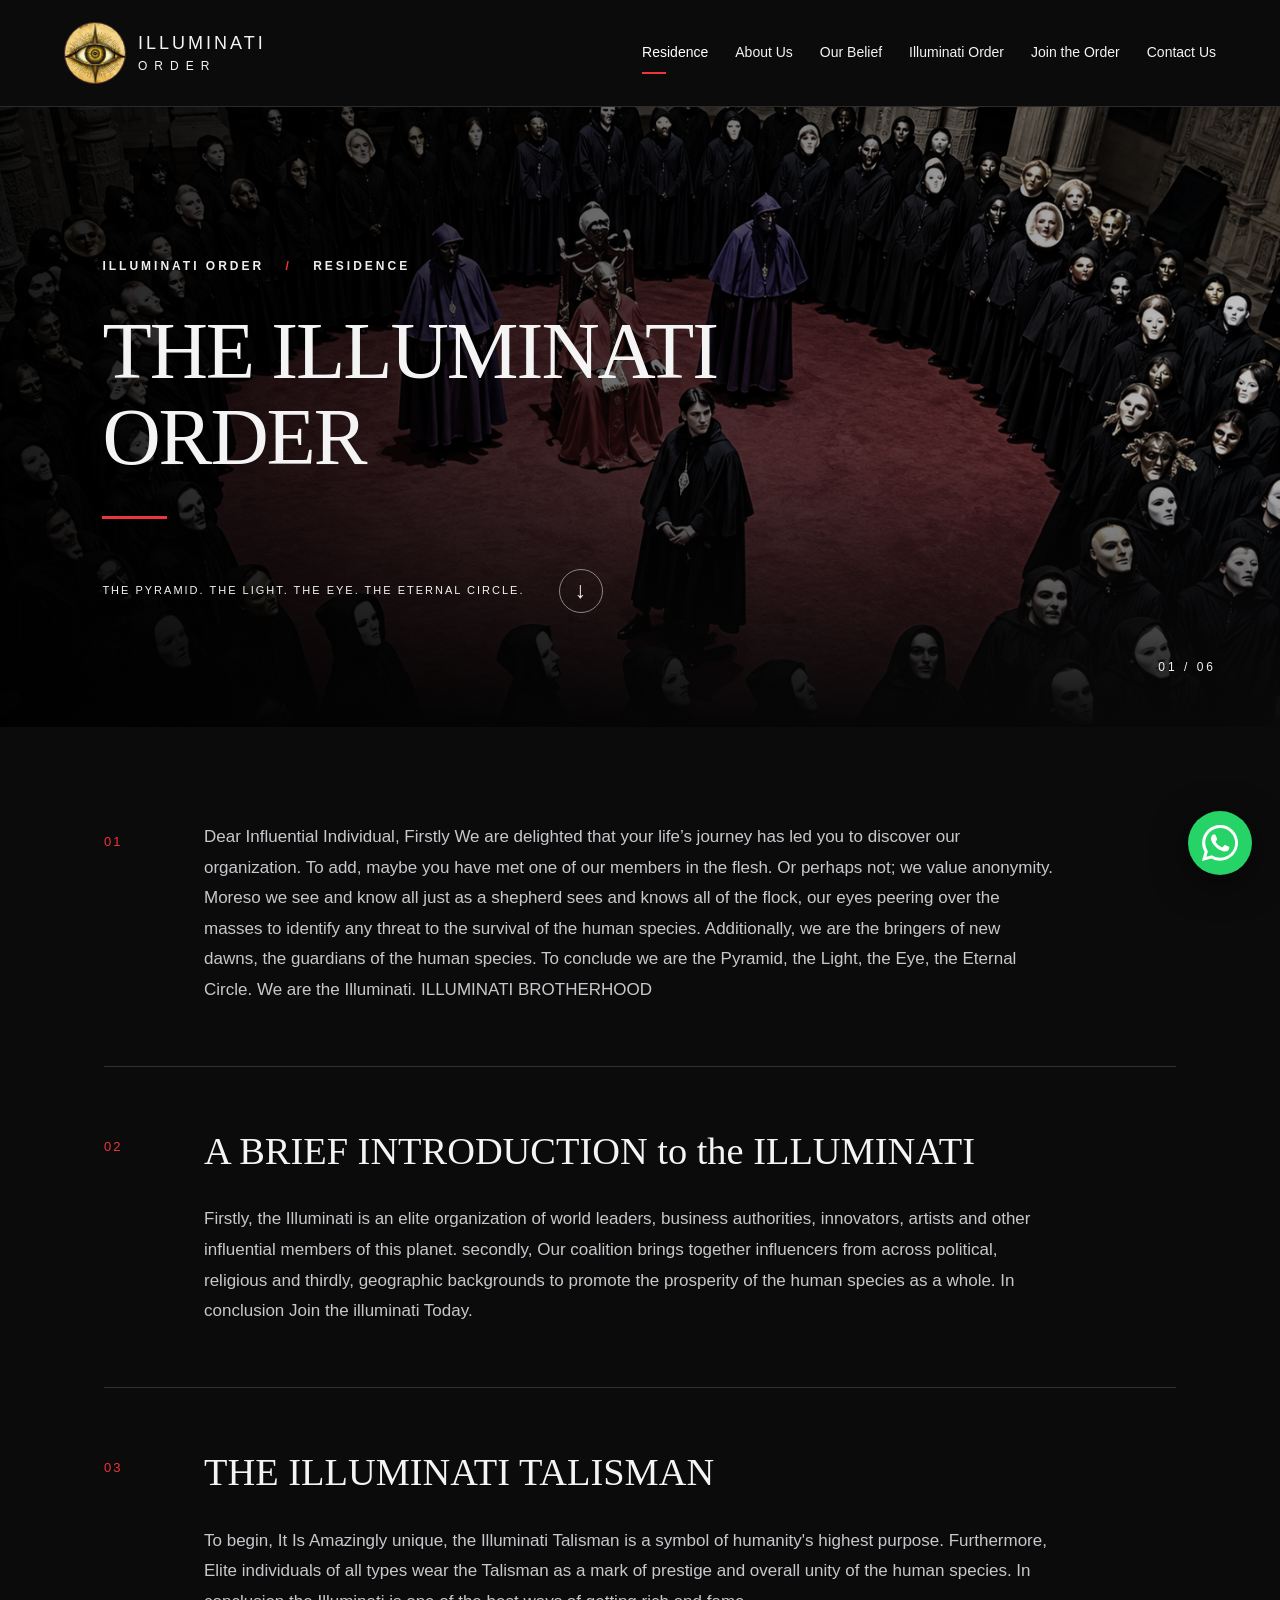
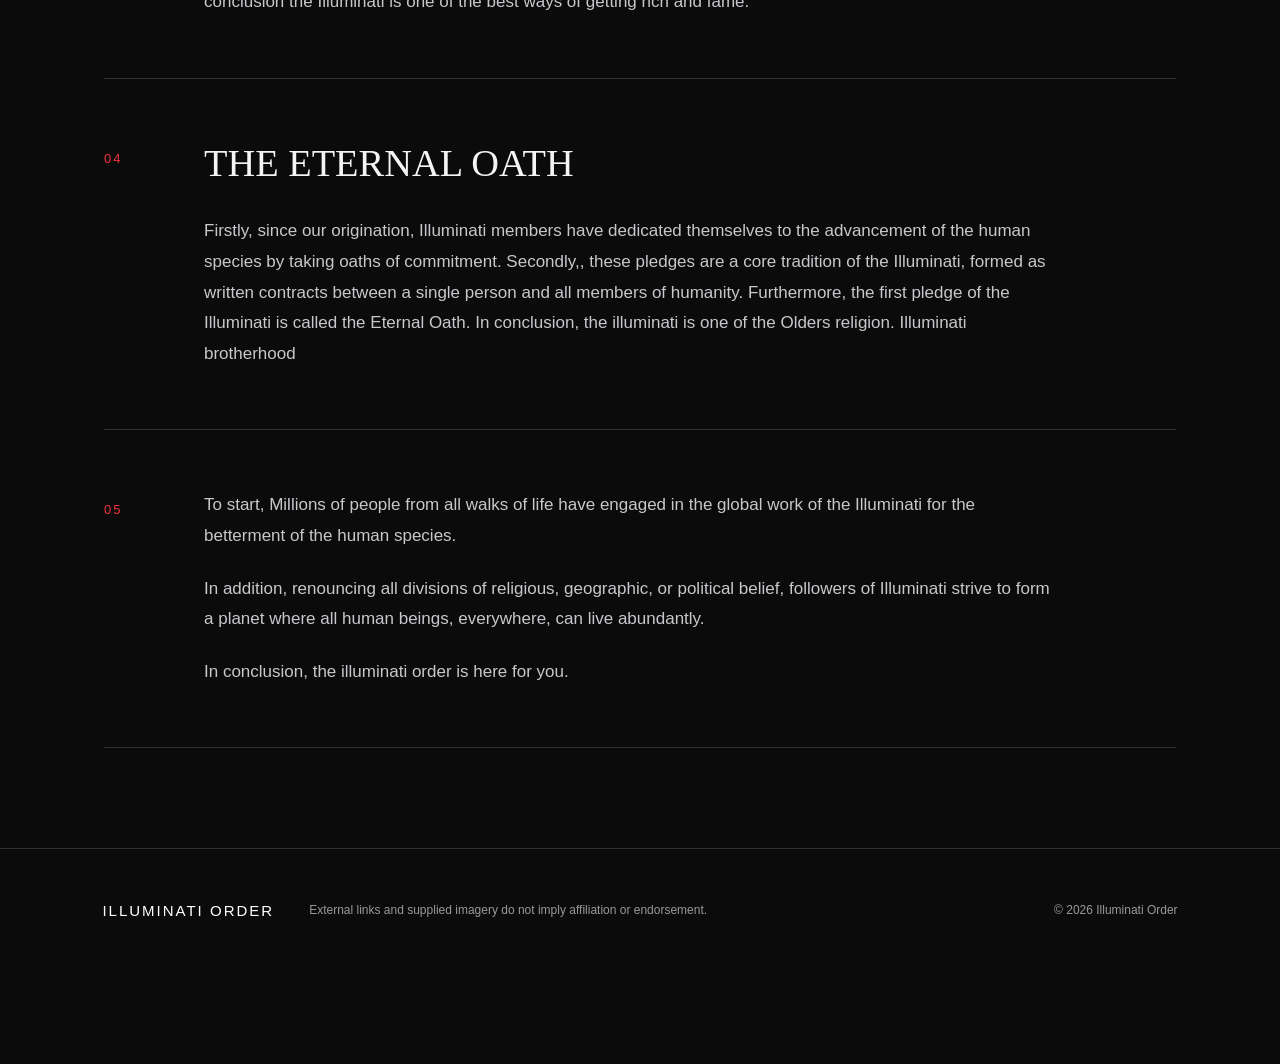
<file: index.html>
<!doctype html><html lang="en"><head><meta charset="utf-8"><meta name="viewport" content="width=device-width, initial-scale=1"><title>Residence | Illuminati Order</title><meta name="description" content="Illuminati Order — Residence."><link rel="icon" type="image/svg+xml" href="data:image/svg+xml,%3Csvg xmlns='http://www.w3.org/2000/svg' viewBox='0 0 32 32'%3E%3Crect width='32' height='32' fill='%23090909'/%3E%3Cpath d='M16 5L29 27H3Z' fill='none' stroke='%23e63138' stroke-width='2'/%3E%3Ccircle cx='16' cy='19' r='3' fill='white'/%3E%3C/svg%3E"><link rel="stylesheet" href="styles.css"><script defer src="app.js"></script></head><body><a class="skip" href="#main">Skip to content</a><header><a class="brand" href="index.html"><img class="brand-eye" src="assets/one%20eye.png" alt="One eye emblem"><span>ILLUMINATI<span class="brand-small">ORDER</span></span></a><nav aria-label="Main navigation"><a href="index.html" aria-current="page">Residence</a><a href="about-us.html" >About Us</a><a href="our-belief.html" >Our Belief</a><a href="illuminati-order.html" >Illuminati Order</a><a href="join-the-order.html" >Join the Order</a><a href="contact-us.html" >Contact Us</a></nav></header><main id="main"><section class="hero"><img src="assets/illuminati%20ritual.png" alt="User-provided illustrative imagery"><div class="hero-shade"></div><div class="hero-copy"><span class="eyebrow">ILLUMINATI ORDER <span class="slash">/</span> RESIDENCE</span><h1>THE ILLUMINATI ORDER</h1><div class="hero-bottom"><span>THE PYRAMID. THE LIGHT. THE EYE. THE ETERNAL CIRCLE.</span><a href="#content" aria-label="Read page content">↓</a></div></div><span class="hero-index">01 / 06</span></section><div id="content" class="content"><section class="reading reveal"><span class="section-number">01</span><div><p>Dear Influential Individual, Firstly We are delighted that your life’s journey has led you to discover our organization. To add, maybe you have met one of our members in the flesh. Or perhaps not; we value anonymity. Moreso we see and know all just as a shepherd sees and knows all of the flock, our eyes peering over the masses to identify any threat to the survival of the human species. Additionally, we are the bringers of new dawns, the guardians of the human species. To conclude we are the Pyramid, the Light, the Eye, the Eternal Circle. We are the Illuminati. ILLUMINATI BROTHERHOOD</p></div></section><section class="reading reveal"><span class="section-number">02</span><div><h2>A BRIEF INTRODUCTION to the ILLUMINATI</h2><p>Firstly, the Illuminati is an elite organization of world leaders, business authorities, innovators, artists and other influential members of this planet. secondly, Our coalition brings together influencers from across political, religious and thirdly, geographic backgrounds to promote the prosperity of the human species as a whole. In conclusion Join the illuminati Today.</p></div></section><section class="reading reveal"><span class="section-number">03</span><div><h2>THE ILLUMINATI TALISMAN</h2><p>To begin, It Is Amazingly unique, the Illuminati Talisman is a symbol of humanity's highest purpose. Furthermore, Elite individuals of all types wear the Talisman as a mark of prestige and overall unity of the human species. In conclusion the Illuminati is one of the best ways of getting rich and fame.</p></div></section><section class="reading reveal"><span class="section-number">04</span><div><h2>THE ETERNAL OATH</h2><p>Firstly, since our origination, Illuminati members have dedicated themselves to the advancement of the human species by taking oaths of commitment. Secondly,, these pledges are a core tradition of the Illuminati, formed as written contracts between a single person and all members of humanity. Furthermore, the first pledge of the Illuminati is called the Eternal Oath. In conclusion, the illuminati is one of the Olders religion. Illuminati brotherhood</p></div></section><section class="reading reveal"><span class="section-number">05</span><div><p>To start, Millions of people from all walks of life have engaged in the global work of the Illuminati for the betterment of the human species.</p><p>In addition, renouncing all divisions of religious, geographic, or political belief, followers of Illuminati strive to form a planet where all human beings, everywhere, can live abundantly.</p><p>In conclusion, the illuminati order is here for you.</p></div></section></div></main><footer><a class="footer-title" href="index.html">ILLUMINATI ORDER</a><p>External links and supplied imagery do not imply affiliation or endorsement.</p><span>© 2026 Illuminati Order</span></footer><a class="whatsapp" href="https://wa.me/256763520169" target="_blank" rel="noopener noreferrer" aria-label="Chat on WhatsApp at 0763520169"><svg viewBox="0 0 24 24" aria-hidden="true" focusable="false"><path fill="currentColor" d="M20.52 3.48A11.87 11.87 0 0 0 12.05 0C5.47 0 .11 5.35.1 11.94c0 2.1.55 4.16 1.6 5.97L0 24l6.25-1.64a11.95 11.95 0 0 0 5.8 1.48h.01C18.64 23.84 24 18.49 24 11.9c0-3.19-1.24-6.18-3.48-8.42ZM12.06 21.8a9.9 9.9 0 0 1-5.04-1.38l-.36-.21-3.71.97.99-3.62-.24-.37a9.86 9.86 0 0 1-1.52-5.25c0-5.47 4.46-9.92 9.94-9.92a9.85 9.85 0 0 1 7.03 2.92 9.87 9.87 0 0 1 2.91 7.03c0 5.47-4.47 9.83-10 9.83Zm5.45-7.42c-.3-.15-1.77-.87-2.04-.97-.27-.1-.47-.15-.67.15-.2.3-.77.97-.94 1.17-.17.2-.35.22-.65.07-.3-.15-1.26-.46-2.4-1.48-.89-.79-1.48-1.77-1.65-2.07-.17-.3-.02-.46.13-.61.13-.13.3-.35.45-.52.15-.17.2-.3.3-.5.1-.2.05-.37-.03-.52-.07-.15-.67-1.62-.92-2.22-.24-.58-.49-.5-.67-.51h-.57c-.2 0-.52.07-.8.37-.27.3-1.04 1.02-1.04 2.49 0 1.47 1.07 2.89 1.22 3.08.15.2 2.11 3.22 5.12 4.52.71.31 1.27.49 1.7.63.72.23 1.38.2 1.9.12.58-.09 1.77-.72 2.02-1.42.25-.7.25-1.3.17-1.42-.07-.12-.27-.2-.57-.35Z"/></svg></a></body></html>
</file>
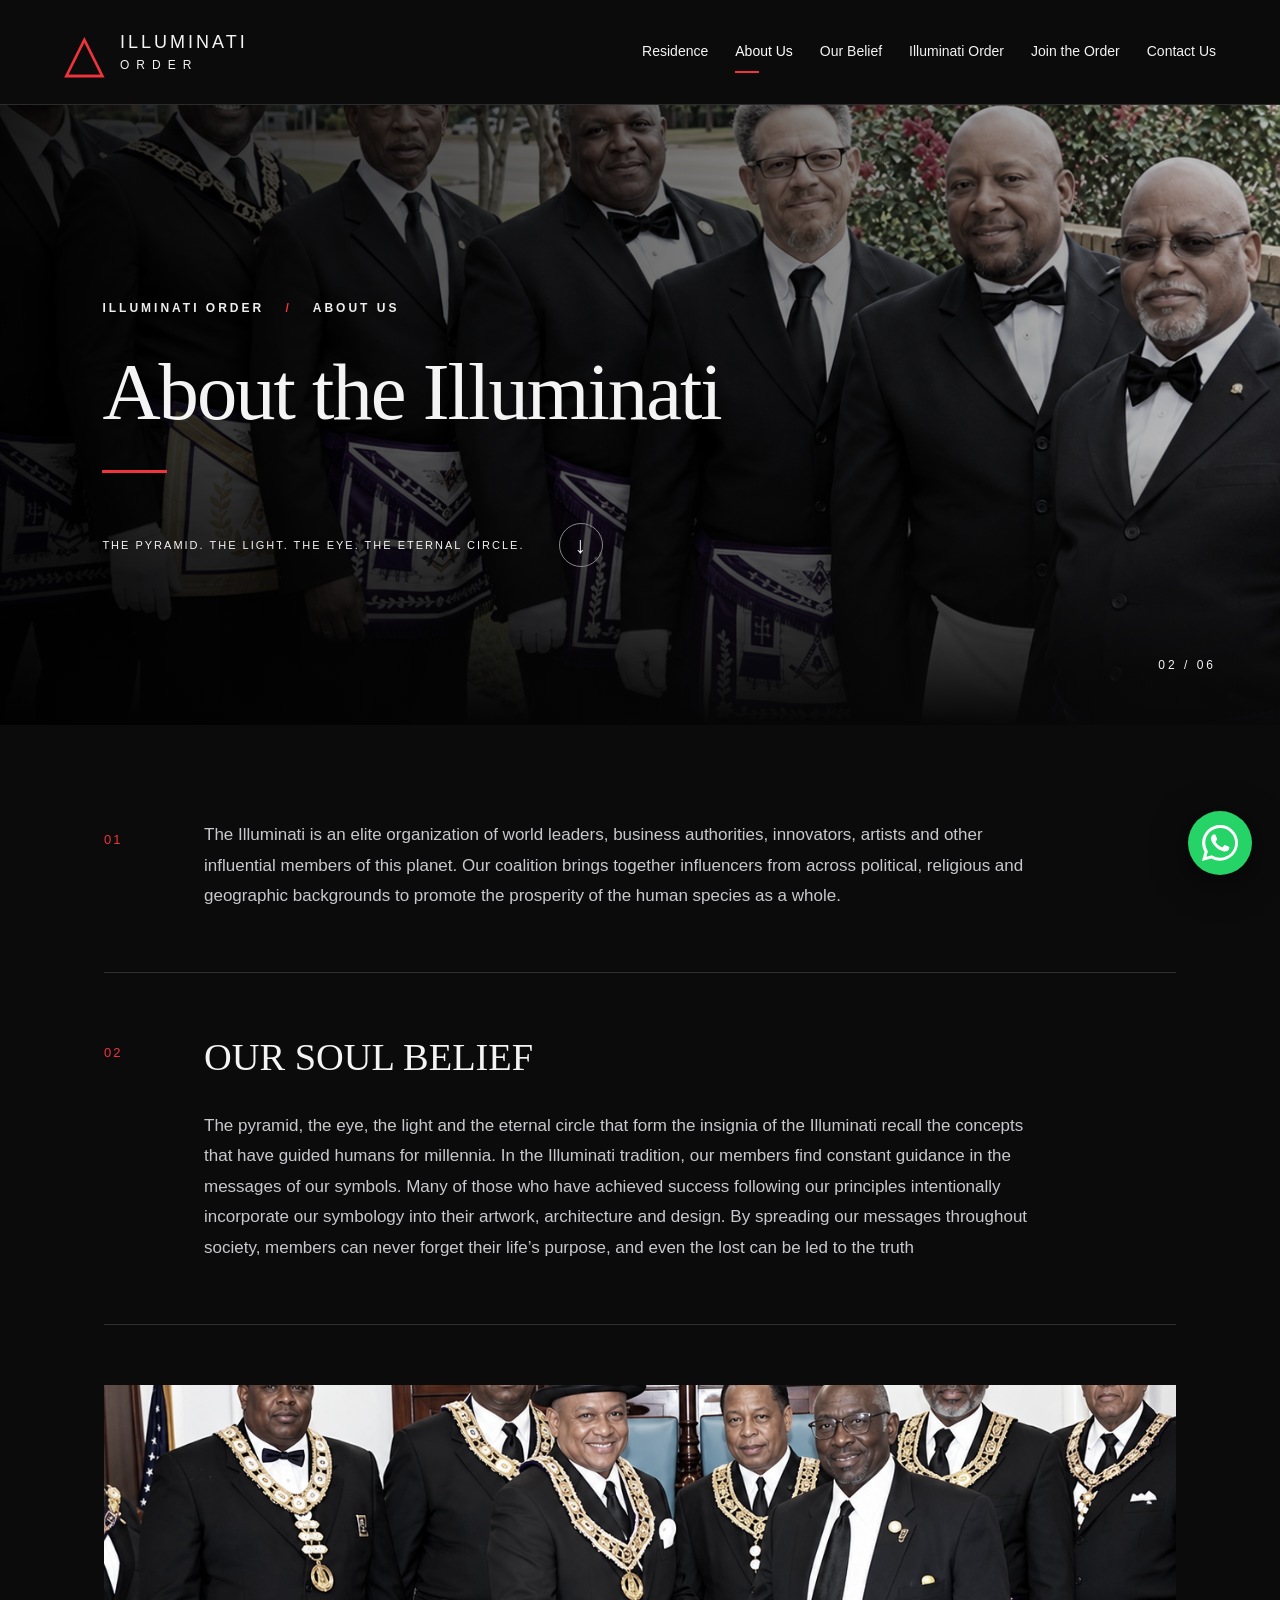
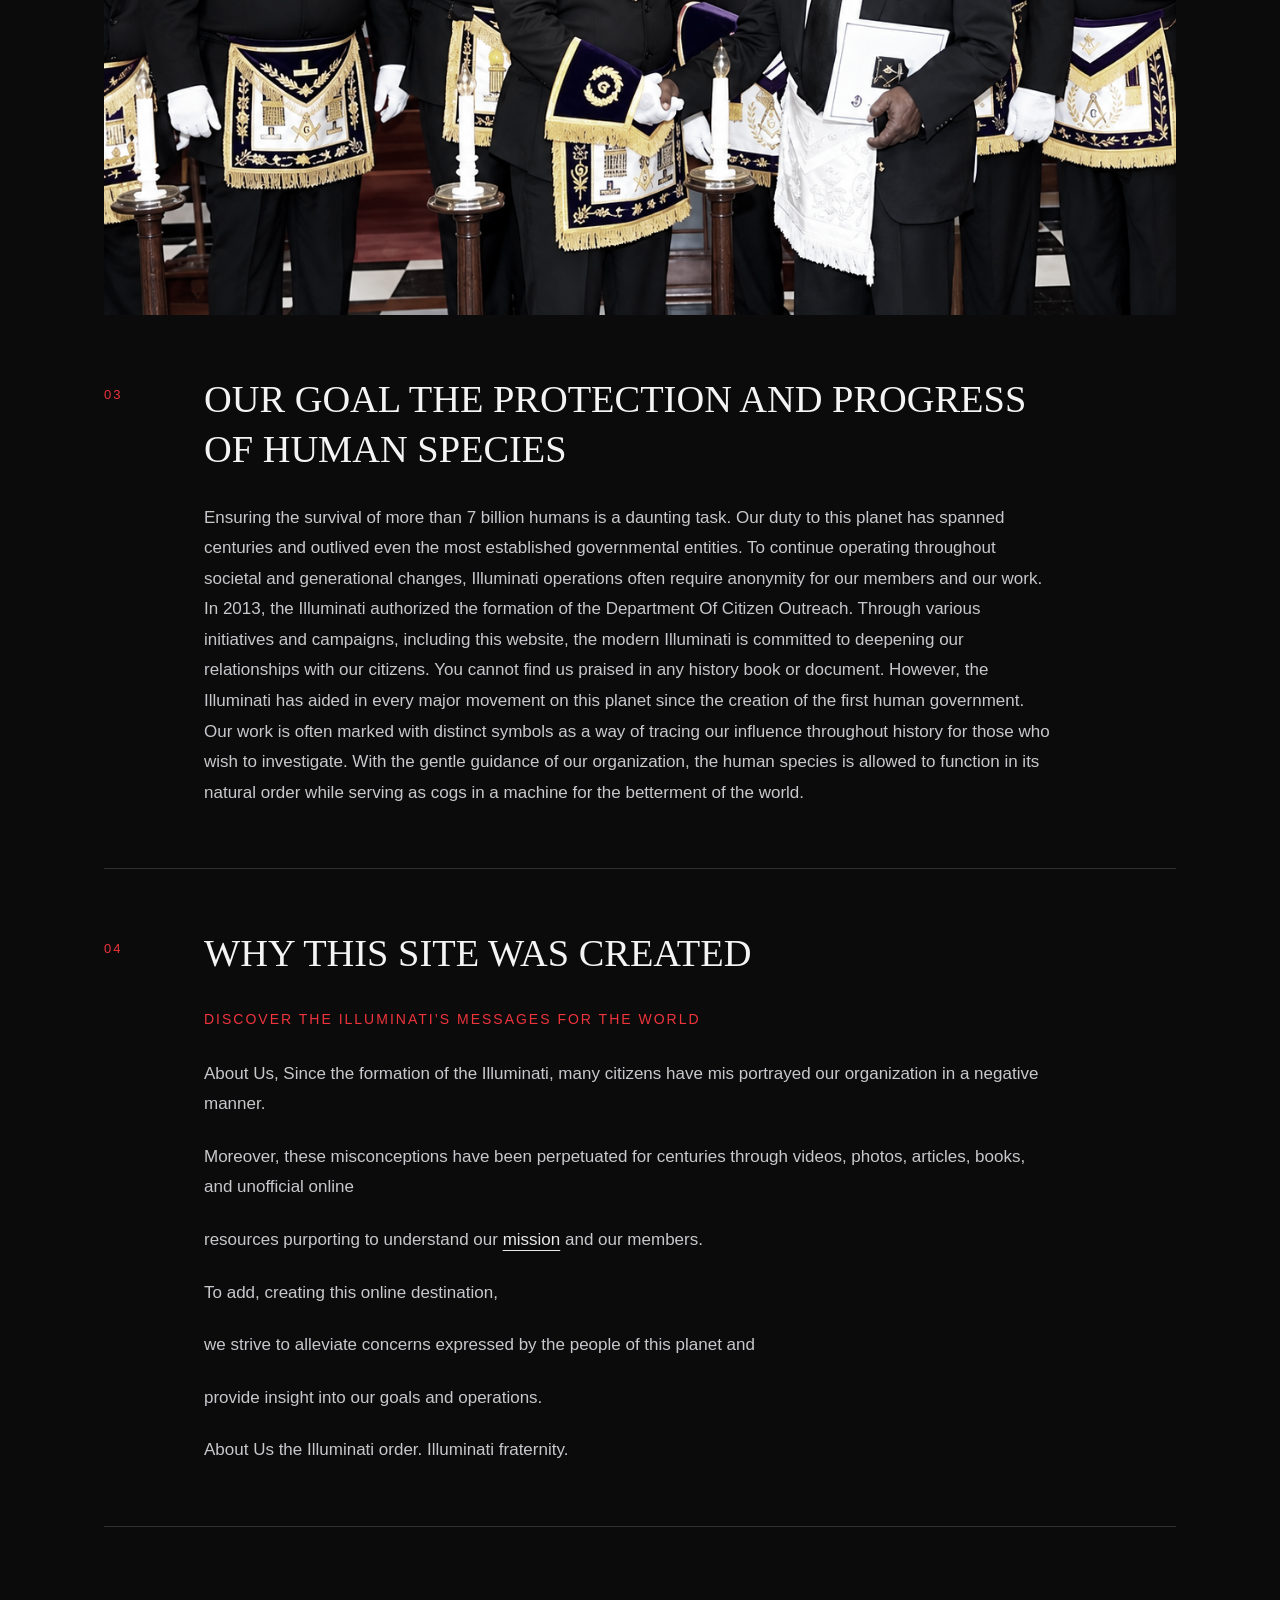
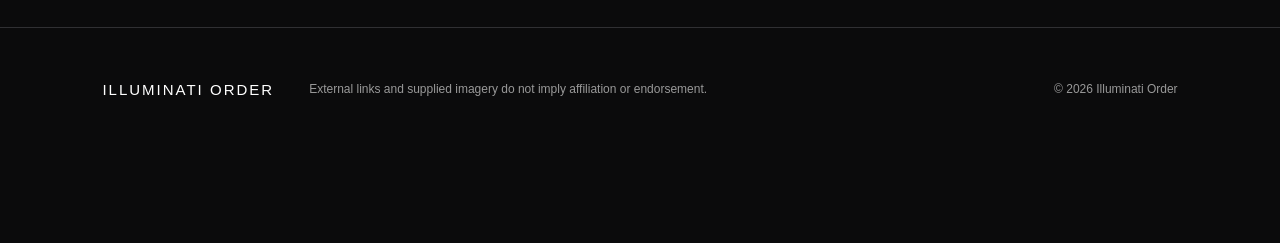
<file: about-us.html>
<!doctype html><html lang="en"><head><meta charset="utf-8"><meta name="viewport" content="width=device-width, initial-scale=1"><title>About Us | Illuminati Order</title><meta name="description" content="Illuminati Order — About Us."><link rel="icon" type="image/svg+xml" href="data:image/svg+xml,%3Csvg xmlns='http://www.w3.org/2000/svg' viewBox='0 0 32 32'%3E%3Crect width='32' height='32' fill='%23090909'/%3E%3Cpath d='M16 5L29 27H3Z' fill='none' stroke='%23e63138' stroke-width='2'/%3E%3Ccircle cx='16' cy='19' r='3' fill='white'/%3E%3C/svg%3E"><link rel="stylesheet" href="styles.css"><script defer src="app.js"></script></head><body><a class="skip" href="#main">Skip to content</a><header><a class="brand" href="index.html"><span class="brand-symbol" aria-hidden="true">△</span><span>ILLUMINATI<span class="brand-small">ORDER</span></span></a><nav aria-label="Main navigation"><a href="index.html" >Residence</a><a href="about-us.html" aria-current="page">About Us</a><a href="our-belief.html" >Our Belief</a><a href="illuminati-order.html" >Illuminati Order</a><a href="join-the-order.html" >Join the Order</a><a href="contact-us.html" >Contact Us</a></nav></header><main id="main"><section class="hero"><img src="assets/illumanti%20brotherhood.png" alt="User-provided illustrative imagery"><div class="hero-shade"></div><div class="hero-copy"><span class="eyebrow">ILLUMINATI ORDER <span class="slash">/</span> ABOUT US</span><h1>About the Illuminati</h1><div class="hero-bottom"><span>THE PYRAMID. THE LIGHT. THE EYE. THE ETERNAL CIRCLE.</span><a href="#content" aria-label="Read page content">↓</a></div></div><span class="hero-index">02 / 06</span></section><div id="content" class="content"><section class="reading reveal"><span class="section-number">01</span><div><p>The Illuminati is an elite organization of world leaders, business authorities, innovators, artists and other influential members of this planet. Our coalition brings together influencers from across political, religious and geographic backgrounds to promote the prosperity of the human species as a whole.</p></div></section><section class="reading reveal"><span class="section-number">02</span><div><h2>OUR SOUL BELIEF</h2><p>The pyramid, the eye, the light and the eternal circle that form the insignia of the Illuminati recall the concepts that have guided humans for millennia. In the Illuminati tradition, our members find constant guidance in the messages of our symbols. Many of those who have achieved success following our principles intentionally incorporate our symbology into their artwork, architecture and design. By spreading our messages throughout society, members can never forget their life’s purpose, and even the lost can be led to the truth</p></div></section><figure class="wide-image reveal"><img src="assets/illuminati%20group%20photo.png" alt="User-provided illustrative imagery" loading="lazy"></figure><section class="reading reveal"><span class="section-number">03</span><div><h2>OUR GOAL THE PROTECTION AND PROGRESS OF HUMAN SPECIES</h2><p>Ensuring the survival of more than 7 billion humans is a daunting task. Our duty to this planet has spanned centuries and outlived even the most established governmental entities. To continue operating throughout societal and generational changes, Illuminati operations often require anonymity for our members and our work. In 2013, the Illuminati authorized the formation of the Department Of Citizen Outreach. Through various initiatives and campaigns, including this website, the modern Illuminati is committed to deepening our relationships with our citizens. You cannot find us praised in any history book or document. However, the Illuminati has aided in every major movement on this planet since the creation of the first human government. Our work is often marked with distinct symbols as a way of tracing our influence throughout history for those who wish to investigate. With the gentle guidance of our organization, the human species is allowed to function in its natural order while serving as cogs in a machine for the betterment of the world.</p></div></section><section class="reading reveal"><span class="section-number">04</span><div><h2>WHY THIS SITE WAS CREATED</h2><p><span class="subheading">DISCOVER THE ILLUMINATI’S MESSAGES FOR THE WORLD</span>About Us, Since the formation of the Illuminati, many citizens have mis portrayed our organization in a negative manner.</p><p>Moreover, these misconceptions have been perpetuated for centuries through videos, photos, articles, books, and unofficial online</p><p>resources purporting to understand our <a href="https://www.bing.com/" target="_blank" rel="noopener noreferrer">mission</a> and our members.</p><p>To add, creating this online destination,</p><p>we strive to alleviate concerns expressed by the people of this planet and</p><p>provide insight into our goals and operations.</p><p>About Us the Illuminati order. Illuminati fraternity.</p></div></section></div></main><footer><a class="footer-title" href="index.html">ILLUMINATI ORDER</a><p>External links and supplied imagery do not imply affiliation or endorsement.</p><span>© 2026 Illuminati Order</span></footer><a class="whatsapp" href="https://wa.me/256763520169" target="_blank" rel="noopener noreferrer" aria-label="Chat on WhatsApp at 0763520169"><svg viewBox="0 0 24 24" aria-hidden="true" focusable="false"><path fill="currentColor" d="M20.52 3.48A11.87 11.87 0 0 0 12.05 0C5.47 0 .11 5.35.1 11.94c0 2.1.55 4.16 1.6 5.97L0 24l6.25-1.64a11.95 11.95 0 0 0 5.8 1.48h.01C18.64 23.84 24 18.49 24 11.9c0-3.19-1.24-6.18-3.48-8.42ZM12.06 21.8a9.9 9.9 0 0 1-5.04-1.38l-.36-.21-3.71.97.99-3.62-.24-.37a9.86 9.86 0 0 1-1.52-5.25c0-5.47 4.46-9.92 9.94-9.92a9.85 9.85 0 0 1 7.03 2.92 9.87 9.87 0 0 1 2.91 7.03c0 5.47-4.47 9.83-10 9.83Zm5.45-7.42c-.3-.15-1.77-.87-2.04-.97-.27-.1-.47-.15-.67.15-.2.3-.77.97-.94 1.17-.17.2-.35.22-.65.07-.3-.15-1.26-.46-2.4-1.48-.89-.79-1.48-1.77-1.65-2.07-.17-.3-.02-.46.13-.61.13-.13.3-.35.45-.52.15-.17.2-.3.3-.5.1-.2.05-.37-.03-.52-.07-.15-.67-1.62-.92-2.22-.24-.58-.49-.5-.67-.51h-.57c-.2 0-.52.07-.8.37-.27.3-1.04 1.02-1.04 2.49 0 1.47 1.07 2.89 1.22 3.08.15.2 2.11 3.22 5.12 4.52.71.31 1.27.49 1.7.63.72.23 1.38.2 1.9.12.58-.09 1.77-.72 2.02-1.42.25-.7.25-1.3.17-1.42-.07-.12-.27-.2-.57-.35Z"/></svg></a></body></html>
</file>
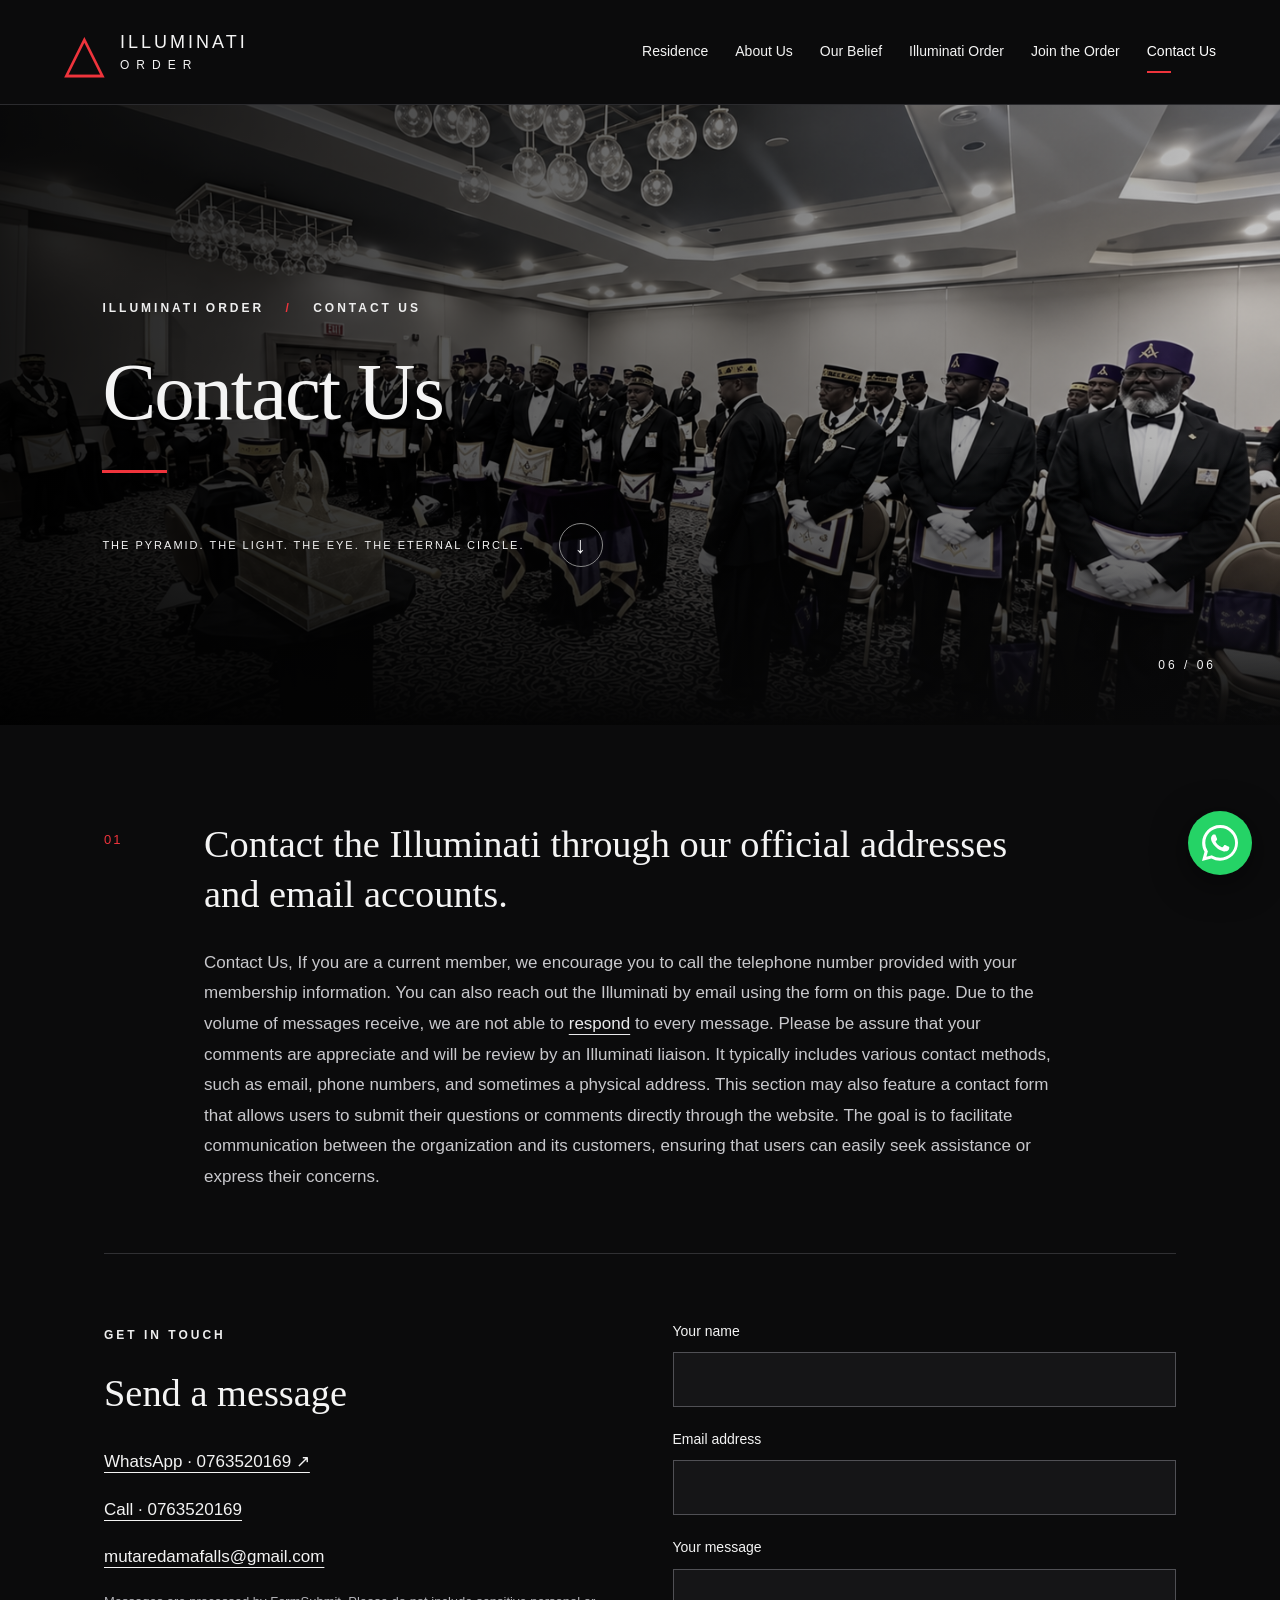
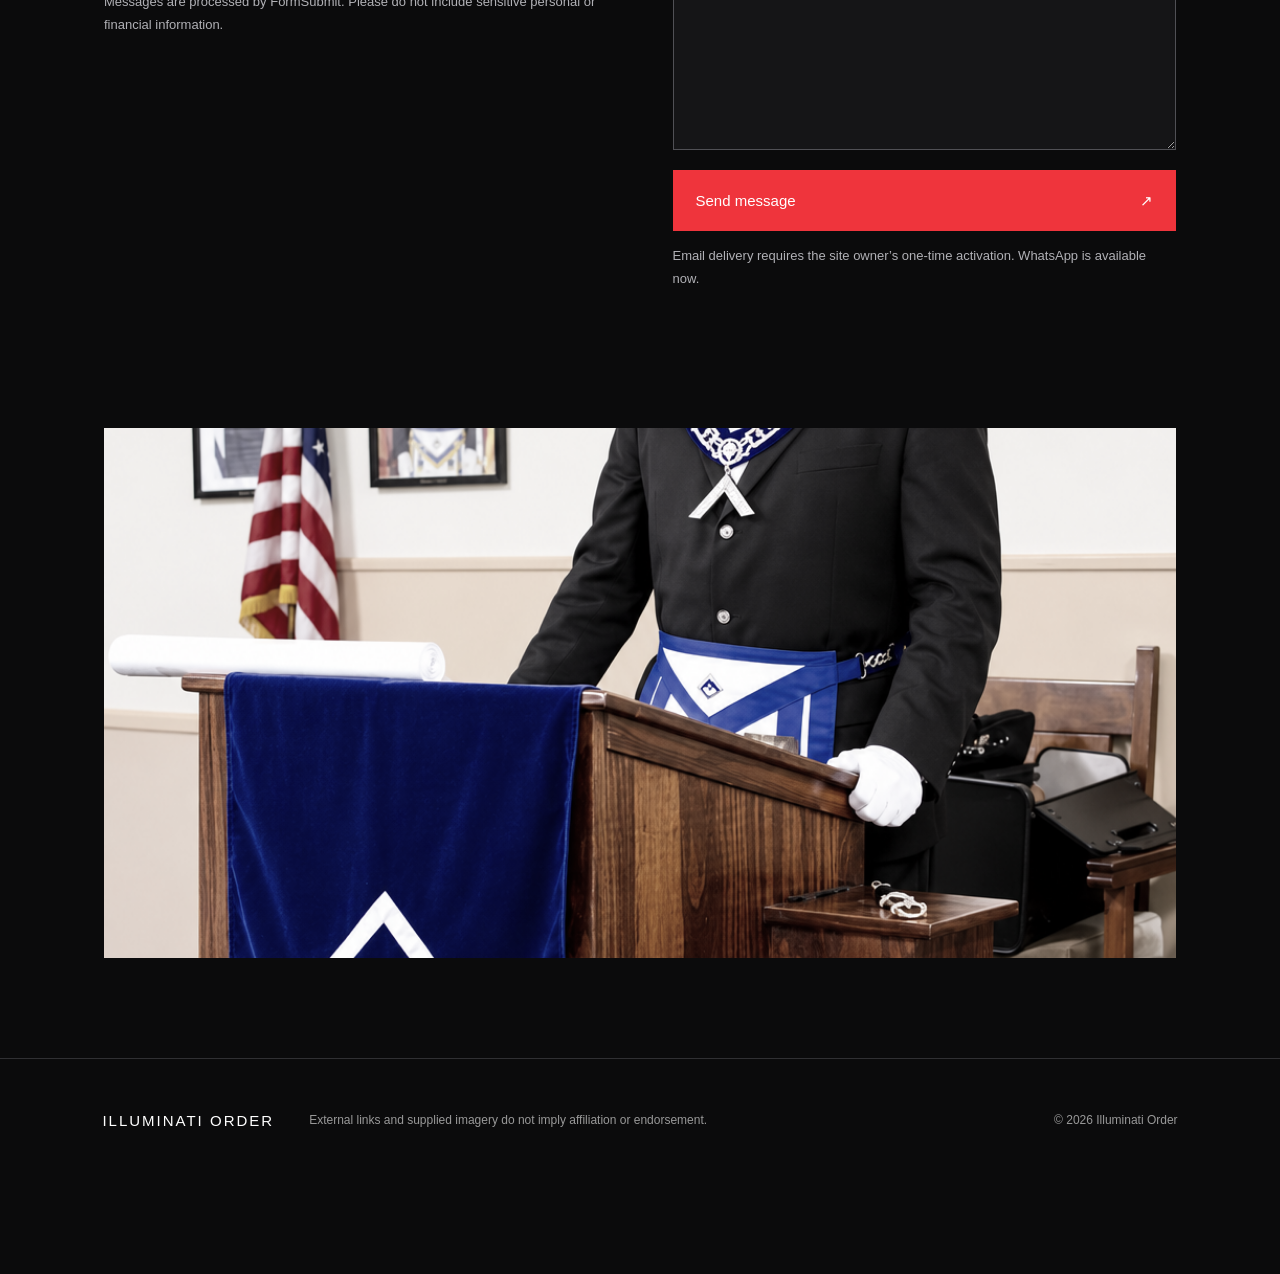
<file: contact-us.html>
<!doctype html><html lang="en"><head><meta charset="utf-8"><meta name="viewport" content="width=device-width, initial-scale=1"><title>Contact Us | Illuminati Order</title><meta name="description" content="Illuminati Order — Contact Us."><link rel="icon" type="image/svg+xml" href="data:image/svg+xml,%3Csvg xmlns='http://www.w3.org/2000/svg' viewBox='0 0 32 32'%3E%3Crect width='32' height='32' fill='%23090909'/%3E%3Cpath d='M16 5L29 27H3Z' fill='none' stroke='%23e63138' stroke-width='2'/%3E%3Ccircle cx='16' cy='19' r='3' fill='white'/%3E%3C/svg%3E"><link rel="stylesheet" href="styles.css"><script defer src="app.js"></script></head><body><a class="skip" href="#main">Skip to content</a><header><a class="brand" href="index.html"><span class="brand-symbol" aria-hidden="true">△</span><span>ILLUMINATI<span class="brand-small">ORDER</span></span></a><nav aria-label="Main navigation"><a href="index.html" >Residence</a><a href="about-us.html" >About Us</a><a href="our-belief.html" >Our Belief</a><a href="illuminati-order.html" >Illuminati Order</a><a href="join-the-order.html" >Join the Order</a><a href="contact-us.html" aria-current="page">Contact Us</a></nav></header><main id="main"><section class="hero"><img src="assets/illuminati%20room.png" alt="User-provided illustrative imagery"><div class="hero-shade"></div><div class="hero-copy"><span class="eyebrow">ILLUMINATI ORDER <span class="slash">/</span> CONTACT US</span><h1>Contact Us</h1><div class="hero-bottom"><span>THE PYRAMID. THE LIGHT. THE EYE. THE ETERNAL CIRCLE.</span><a href="#content" aria-label="Read page content">↓</a></div></div><span class="hero-index">06 / 06</span></section><div id="content" class="content"><section class="reading reveal"><span class="section-number">01</span><div><h2>Contact the Illuminati through our official addresses and email accounts.</h2><p>Contact Us, If you are a current member, we encourage you to call the telephone number provided with your membership information. You can also reach out  the Illuminati by email using the form on this page. Due to the volume of messages receive, we are not able to <a href="https://www.bing.com/" target="_blank" rel="noopener noreferrer">respond</a> to every message. Please be assure that your comments are appreciate and will be review by an Illuminati liaison. It typically includes various contact methods, such as email, phone numbers, and sometimes a physical address. This section may also feature a contact form that allows users to submit their questions or comments directly through the website. The goal is to facilitate communication between the organization and its customers, ensuring that users can easily seek assistance or express their concerns.</p></div></section><section class="contact-layout reveal"><div><span class="eyebrow">GET IN TOUCH</span><h2>Send a message</h2><p><a href="https://wa.me/256763520169">WhatsApp · 0763520169 ↗</a></p><p><a href="tel:+256763520169">Call · 0763520169</a></p><p><a href="mailto:mutaredamafalls@gmail.com">mutaredamafalls@gmail.com</a></p><p class="muted">Messages are processed by FormSubmit. Please do not include sensitive personal or financial information.</p></div><form action="https://formsubmit.co/mutaredamafalls@gmail.com" method="POST"><label>Your name<input name="name" autocomplete="name" required maxlength="100"></label><label>Email address<input name="email" type="email" autocomplete="email" required></label><label>Your message<textarea name="message" rows="6" required maxlength="5000"></textarea></label><input type="hidden" name="_subject" value="Illuminati Order — website enquiry"><input type="hidden" name="_template" value="table"><button type="submit">Send message <span>↗</span></button><p class="muted">Email delivery requires the site owner’s one-time activation. WhatsApp is available now.</p></form></section><figure class="wide-image reveal"><img src="assets/illuminati%20priest.png" alt="User-provided illustrative imagery" loading="lazy"></figure></div></main><footer><a class="footer-title" href="index.html">ILLUMINATI ORDER</a><p>External links and supplied imagery do not imply affiliation or endorsement.</p><span>© 2026 Illuminati Order</span></footer><a class="whatsapp" href="https://wa.me/256763520169" target="_blank" rel="noopener noreferrer" aria-label="Chat on WhatsApp at 0763520169"><svg viewBox="0 0 24 24" aria-hidden="true" focusable="false"><path fill="currentColor" d="M20.52 3.48A11.87 11.87 0 0 0 12.05 0C5.47 0 .11 5.35.1 11.94c0 2.1.55 4.16 1.6 5.97L0 24l6.25-1.64a11.95 11.95 0 0 0 5.8 1.48h.01C18.64 23.84 24 18.49 24 11.9c0-3.19-1.24-6.18-3.48-8.42ZM12.06 21.8a9.9 9.9 0 0 1-5.04-1.38l-.36-.21-3.71.97.99-3.62-.24-.37a9.86 9.86 0 0 1-1.52-5.25c0-5.47 4.46-9.92 9.94-9.92a9.85 9.85 0 0 1 7.03 2.92 9.87 9.87 0 0 1 2.91 7.03c0 5.47-4.47 9.83-10 9.83Zm5.45-7.42c-.3-.15-1.77-.87-2.04-.97-.27-.1-.47-.15-.67.15-.2.3-.77.97-.94 1.17-.17.2-.35.22-.65.07-.3-.15-1.26-.46-2.4-1.48-.89-.79-1.48-1.77-1.65-2.07-.17-.3-.02-.46.13-.61.13-.13.3-.35.45-.52.15-.17.2-.3.3-.5.1-.2.05-.37-.03-.52-.07-.15-.67-1.62-.92-2.22-.24-.58-.49-.5-.67-.51h-.57c-.2 0-.52.07-.8.37-.27.3-1.04 1.02-1.04 2.49 0 1.47 1.07 2.89 1.22 3.08.15.2 2.11 3.22 5.12 4.52.71.31 1.27.49 1.7.63.72.23 1.38.2 1.9.12.58-.09 1.77-.72 2.02-1.42.25-.7.25-1.3.17-1.42-.07-.12-.27-.2-.57-.35Z"/></svg></a></body></html>
</file>
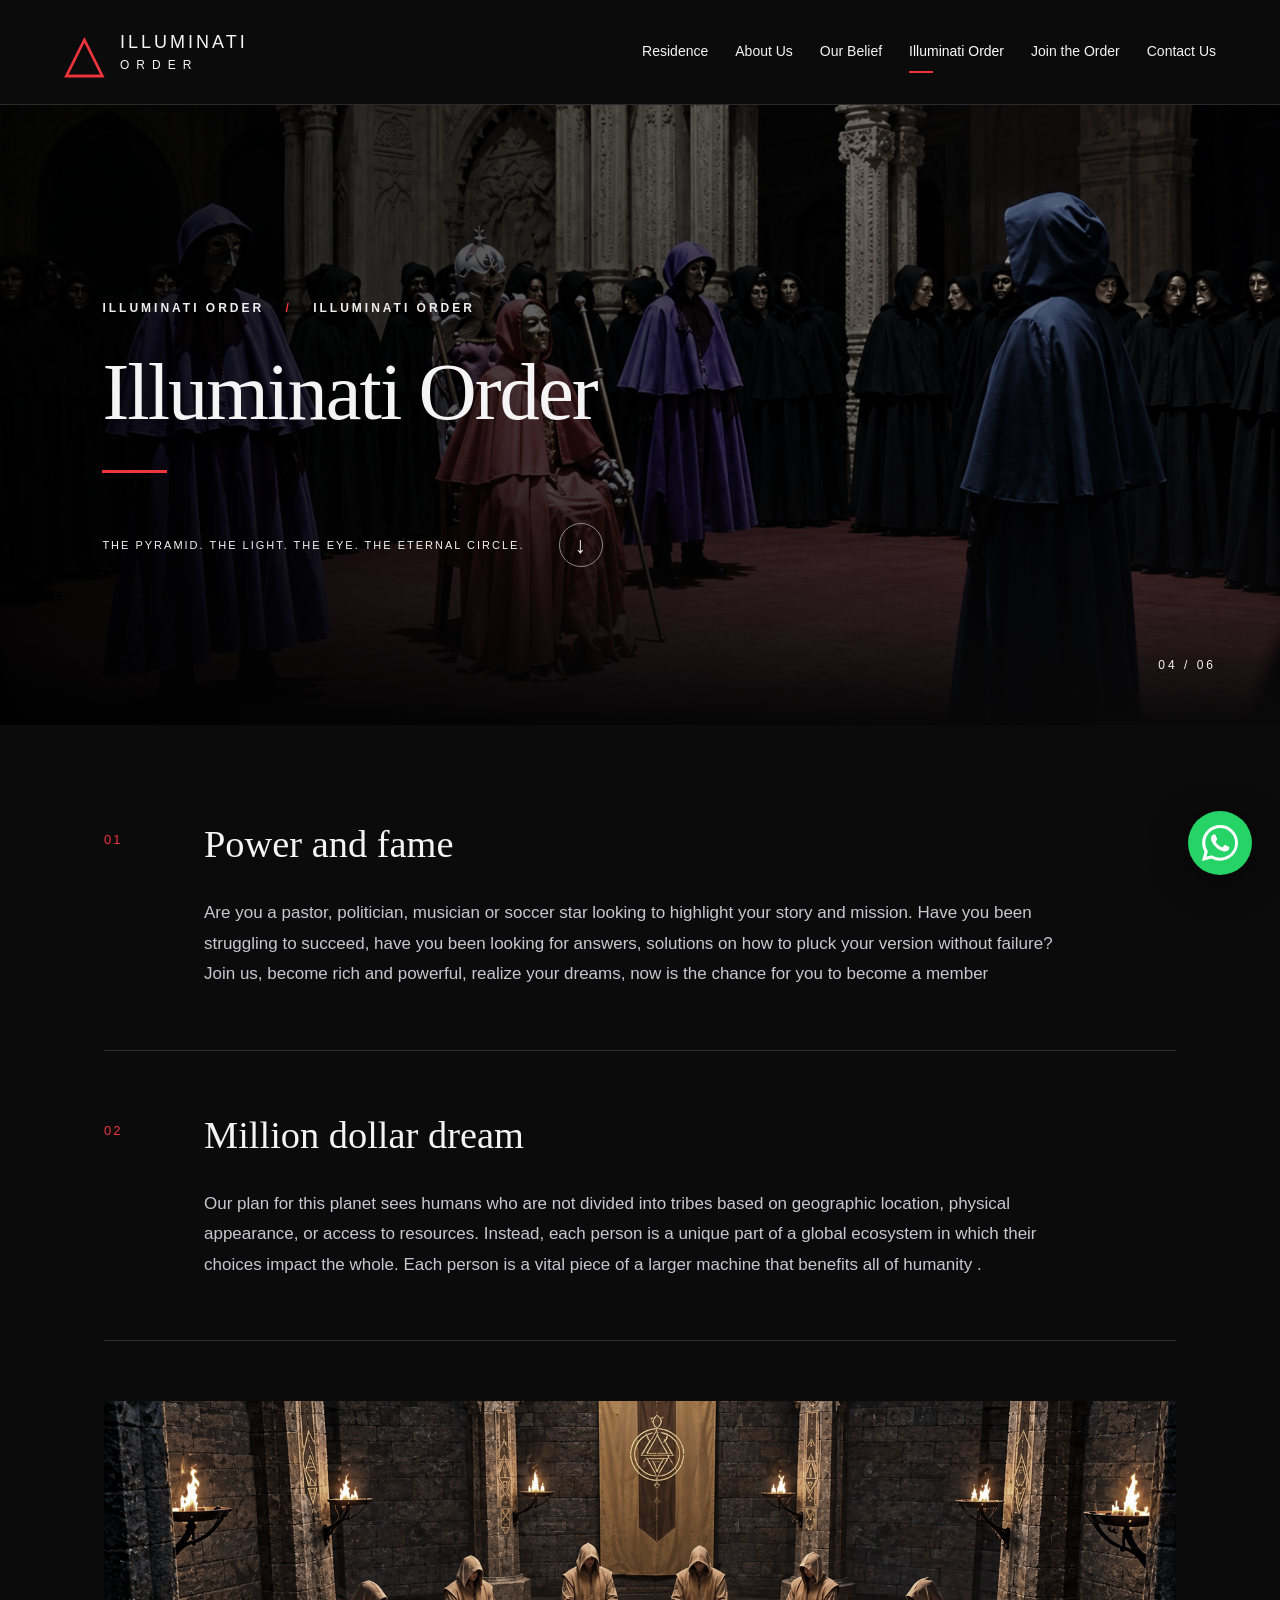
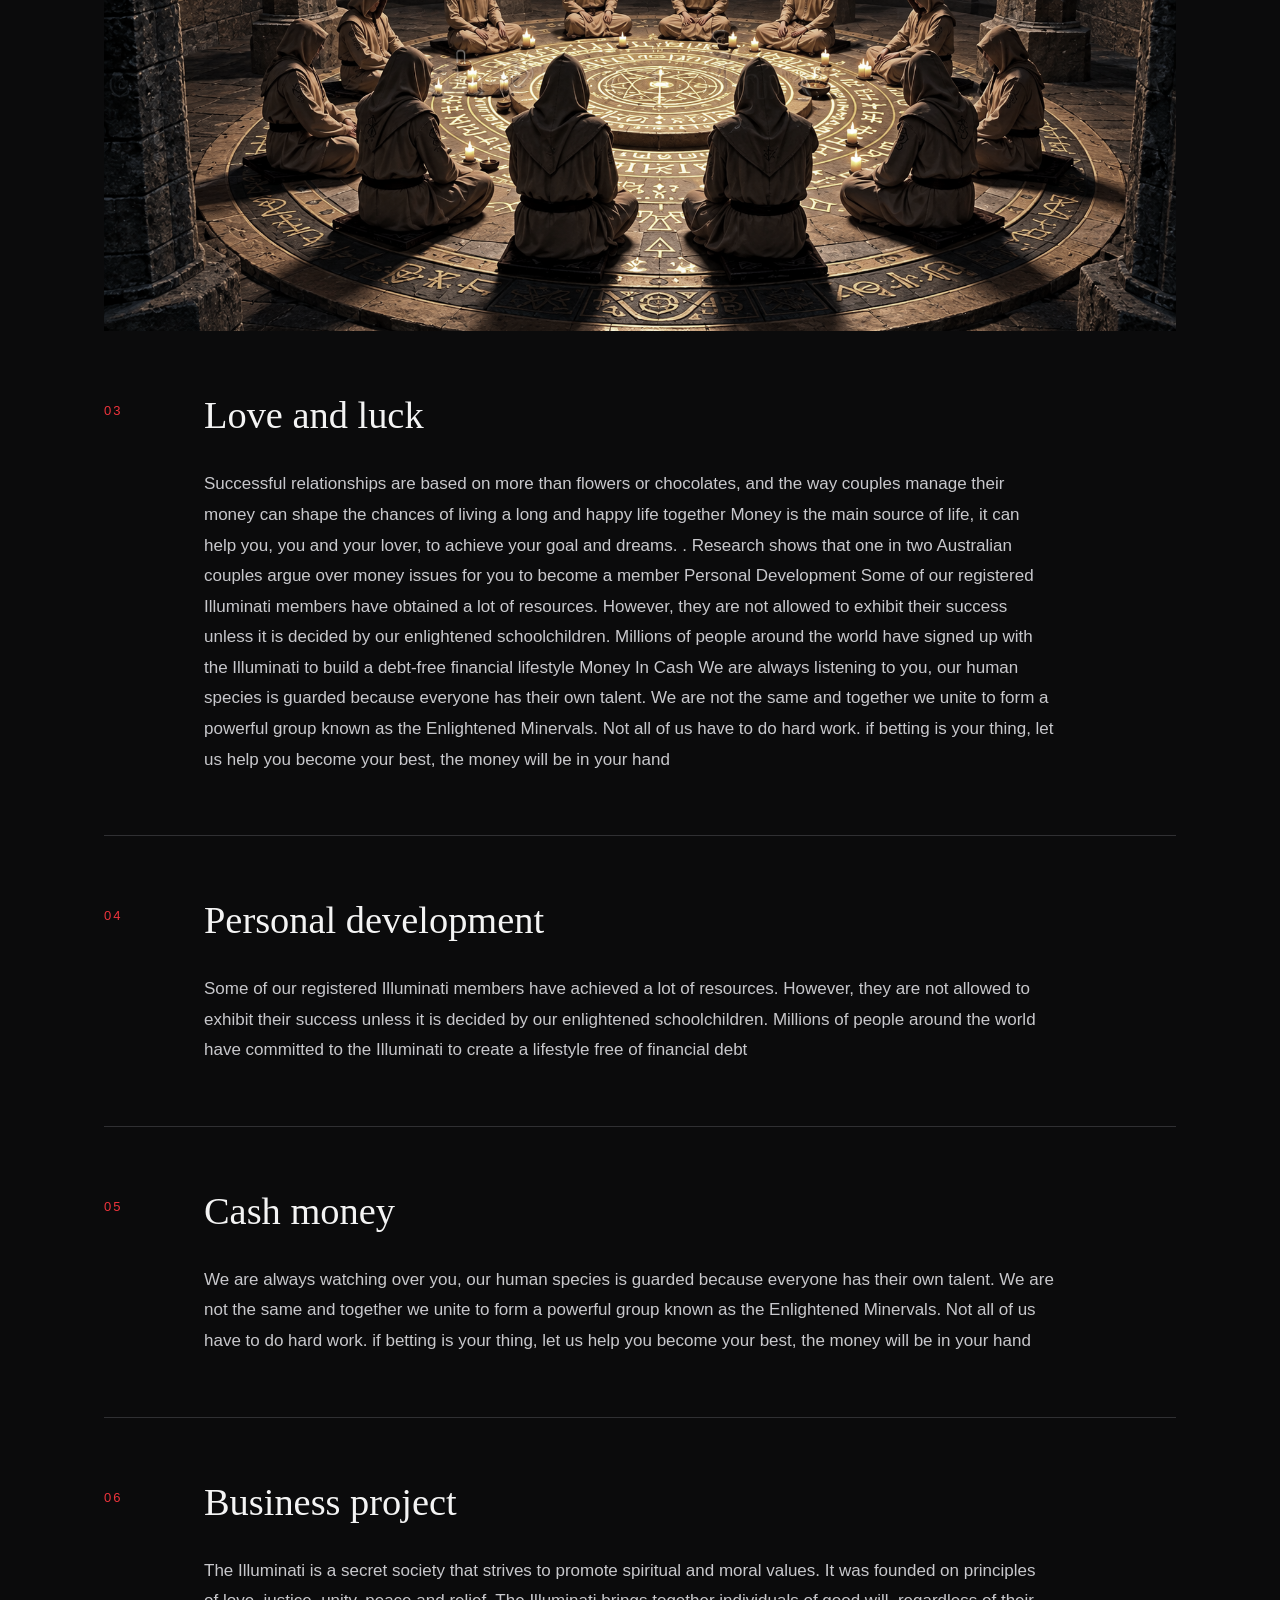
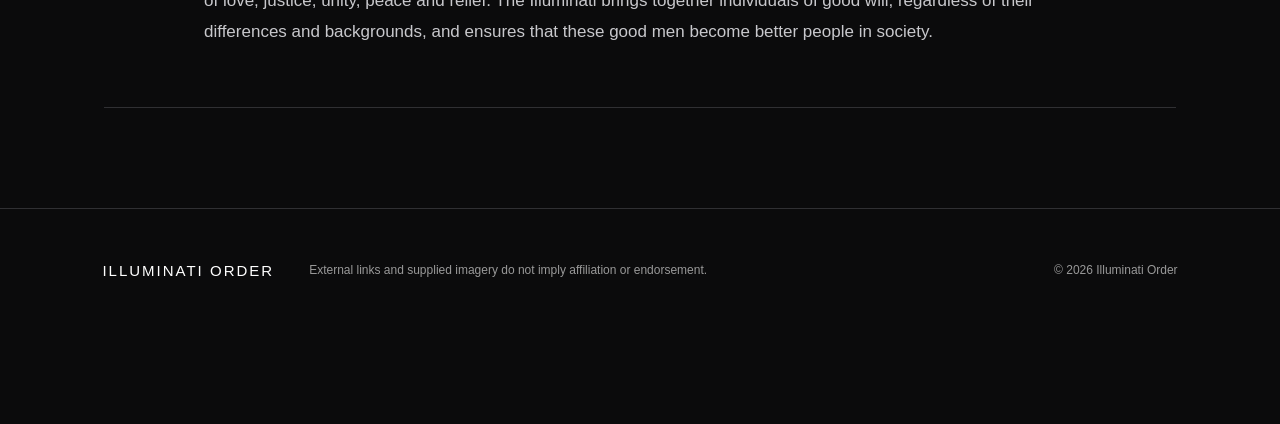
<file: illuminati-order.html>
<!doctype html><html lang="en"><head><meta charset="utf-8"><meta name="viewport" content="width=device-width, initial-scale=1"><title>Illuminati Order | Illuminati Order</title><meta name="description" content="Illuminati Order — Illuminati Order."><link rel="icon" type="image/svg+xml" href="data:image/svg+xml,%3Csvg xmlns='http://www.w3.org/2000/svg' viewBox='0 0 32 32'%3E%3Crect width='32' height='32' fill='%23090909'/%3E%3Cpath d='M16 5L29 27H3Z' fill='none' stroke='%23e63138' stroke-width='2'/%3E%3Ccircle cx='16' cy='19' r='3' fill='white'/%3E%3C/svg%3E"><link rel="stylesheet" href="styles.css"><script defer src="app.js"></script></head><body><a class="skip" href="#main">Skip to content</a><header><a class="brand" href="index.html"><span class="brand-symbol" aria-hidden="true">△</span><span>ILLUMINATI<span class="brand-small">ORDER</span></span></a><nav aria-label="Main navigation"><a href="index.html" >Residence</a><a href="about-us.html" >About Us</a><a href="our-belief.html" >Our Belief</a><a href="illuminati-order.html" aria-current="page">Illuminati Order</a><a href="join-the-order.html" >Join the Order</a><a href="contact-us.html" >Contact Us</a></nav></header><main id="main"><section class="hero"><img src="assets/illuminati%20fraternity%20leader.png" alt="User-provided illustrative imagery"><div class="hero-shade"></div><div class="hero-copy"><span class="eyebrow">ILLUMINATI ORDER <span class="slash">/</span> ILLUMINATI ORDER</span><h1>Illuminati Order</h1><div class="hero-bottom"><span>THE PYRAMID. THE LIGHT. THE EYE. THE ETERNAL CIRCLE.</span><a href="#content" aria-label="Read page content">↓</a></div></div><span class="hero-index">04 / 06</span></section><div id="content" class="content"><section class="reading reveal"><span class="section-number">01</span><div><h2>Power and fame</h2><p>Are you a pastor, politician, musician or soccer star looking to highlight your story and mission. Have you been struggling to succeed, have you been looking for answers, solutions on how to pluck your version without failure? Join us, become rich and powerful, realize your dreams, now is the chance for you to become a member</p></div></section><section class="reading reveal"><span class="section-number">02</span><div><h2>Million dollar dream</h2><p>Our plan for this planet sees humans who are not divided into tribes based on geographic location, physical appearance, or access to resources. Instead, each person is a unique part of a global ecosystem in which their choices impact the whole. Each person is a vital piece of a larger machine that benefits all of humanity .</p></div></section><figure class="wide-image reveal"><img src="assets/incantations.png" alt="User-provided illustrative imagery" loading="lazy"></figure><section class="reading reveal"><span class="section-number">03</span><div><h2>Love and luck</h2><p>Successful relationships are based on more than flowers or chocolates, and the way couples manage their money can shape the chances of living a long and happy life together Money is the main source of life, it can help you, you and your lover, to achieve your goal and dreams. . Research shows that one in two Australian couples argue over money issues for you to become a member Personal Development Some of our registered Illuminati members have obtained a lot of resources. However, they are not allowed to exhibit their success unless it is decided by our enlightened schoolchildren. Millions of people around the world have signed up with the Illuminati to build a debt-free financial lifestyle Money In Cash We are always listening to you, our human species is guarded because everyone has their own talent. We are not the same and together we unite to form a powerful group known as the Enlightened Minervals. Not all of us have to do hard work. if betting is your thing, let us help you become your best, the money will be in your hand</p></div></section><section class="reading reveal"><span class="section-number">04</span><div><h2>Personal development</h2><p>Some of our registered Illuminati members have achieved a lot of resources. However, they are not allowed to exhibit their success unless it is decided by our enlightened schoolchildren. Millions of people around the world have committed to the Illuminati to create a lifestyle free of financial debt</p></div></section><section class="reading reveal"><span class="section-number">05</span><div><h2>Cash money</h2><p>We are always watching over you, our human species is guarded because everyone has their own talent. We are not the same and together we unite to form a powerful group known as the Enlightened Minervals. Not all of us have to do hard work. if betting is your thing, let us help you become your best, the money will be in your hand</p></div></section><section class="reading reveal"><span class="section-number">06</span><div><h2>Business project</h2><p>The Illuminati is a secret society that strives to promote spiritual and moral values. It was founded on principles of love, justice, unity, peace and relief. The Illuminati brings together individuals of good will, regardless of their differences and backgrounds, and ensures that these good men become better people in society.</p></div></section></div></main><footer><a class="footer-title" href="index.html">ILLUMINATI ORDER</a><p>External links and supplied imagery do not imply affiliation or endorsement.</p><span>© 2026 Illuminati Order</span></footer><a class="whatsapp" href="https://wa.me/256763520169" target="_blank" rel="noopener noreferrer" aria-label="Chat on WhatsApp at 0763520169"><svg viewBox="0 0 24 24" aria-hidden="true" focusable="false"><path fill="currentColor" d="M20.52 3.48A11.87 11.87 0 0 0 12.05 0C5.47 0 .11 5.35.1 11.94c0 2.1.55 4.16 1.6 5.97L0 24l6.25-1.64a11.95 11.95 0 0 0 5.8 1.48h.01C18.64 23.84 24 18.49 24 11.9c0-3.19-1.24-6.18-3.48-8.42ZM12.06 21.8a9.9 9.9 0 0 1-5.04-1.38l-.36-.21-3.71.97.99-3.62-.24-.37a9.86 9.86 0 0 1-1.52-5.25c0-5.47 4.46-9.92 9.94-9.92a9.85 9.85 0 0 1 7.03 2.92 9.87 9.87 0 0 1 2.91 7.03c0 5.47-4.47 9.83-10 9.83Zm5.45-7.42c-.3-.15-1.77-.87-2.04-.97-.27-.1-.47-.15-.67.15-.2.3-.77.97-.94 1.17-.17.2-.35.22-.65.07-.3-.15-1.26-.46-2.4-1.48-.89-.79-1.48-1.77-1.65-2.07-.17-.3-.02-.46.13-.61.13-.13.3-.35.45-.52.15-.17.2-.3.3-.5.1-.2.05-.37-.03-.52-.07-.15-.67-1.62-.92-2.22-.24-.58-.49-.5-.67-.51h-.57c-.2 0-.52.07-.8.37-.27.3-1.04 1.02-1.04 2.49 0 1.47 1.07 2.89 1.22 3.08.15.2 2.11 3.22 5.12 4.52.71.31 1.27.49 1.7.63.72.23 1.38.2 1.9.12.58-.09 1.77-.72 2.02-1.42.25-.7.25-1.3.17-1.42-.07-.12-.27-.2-.57-.35Z"/></svg></a></body></html>
</file>
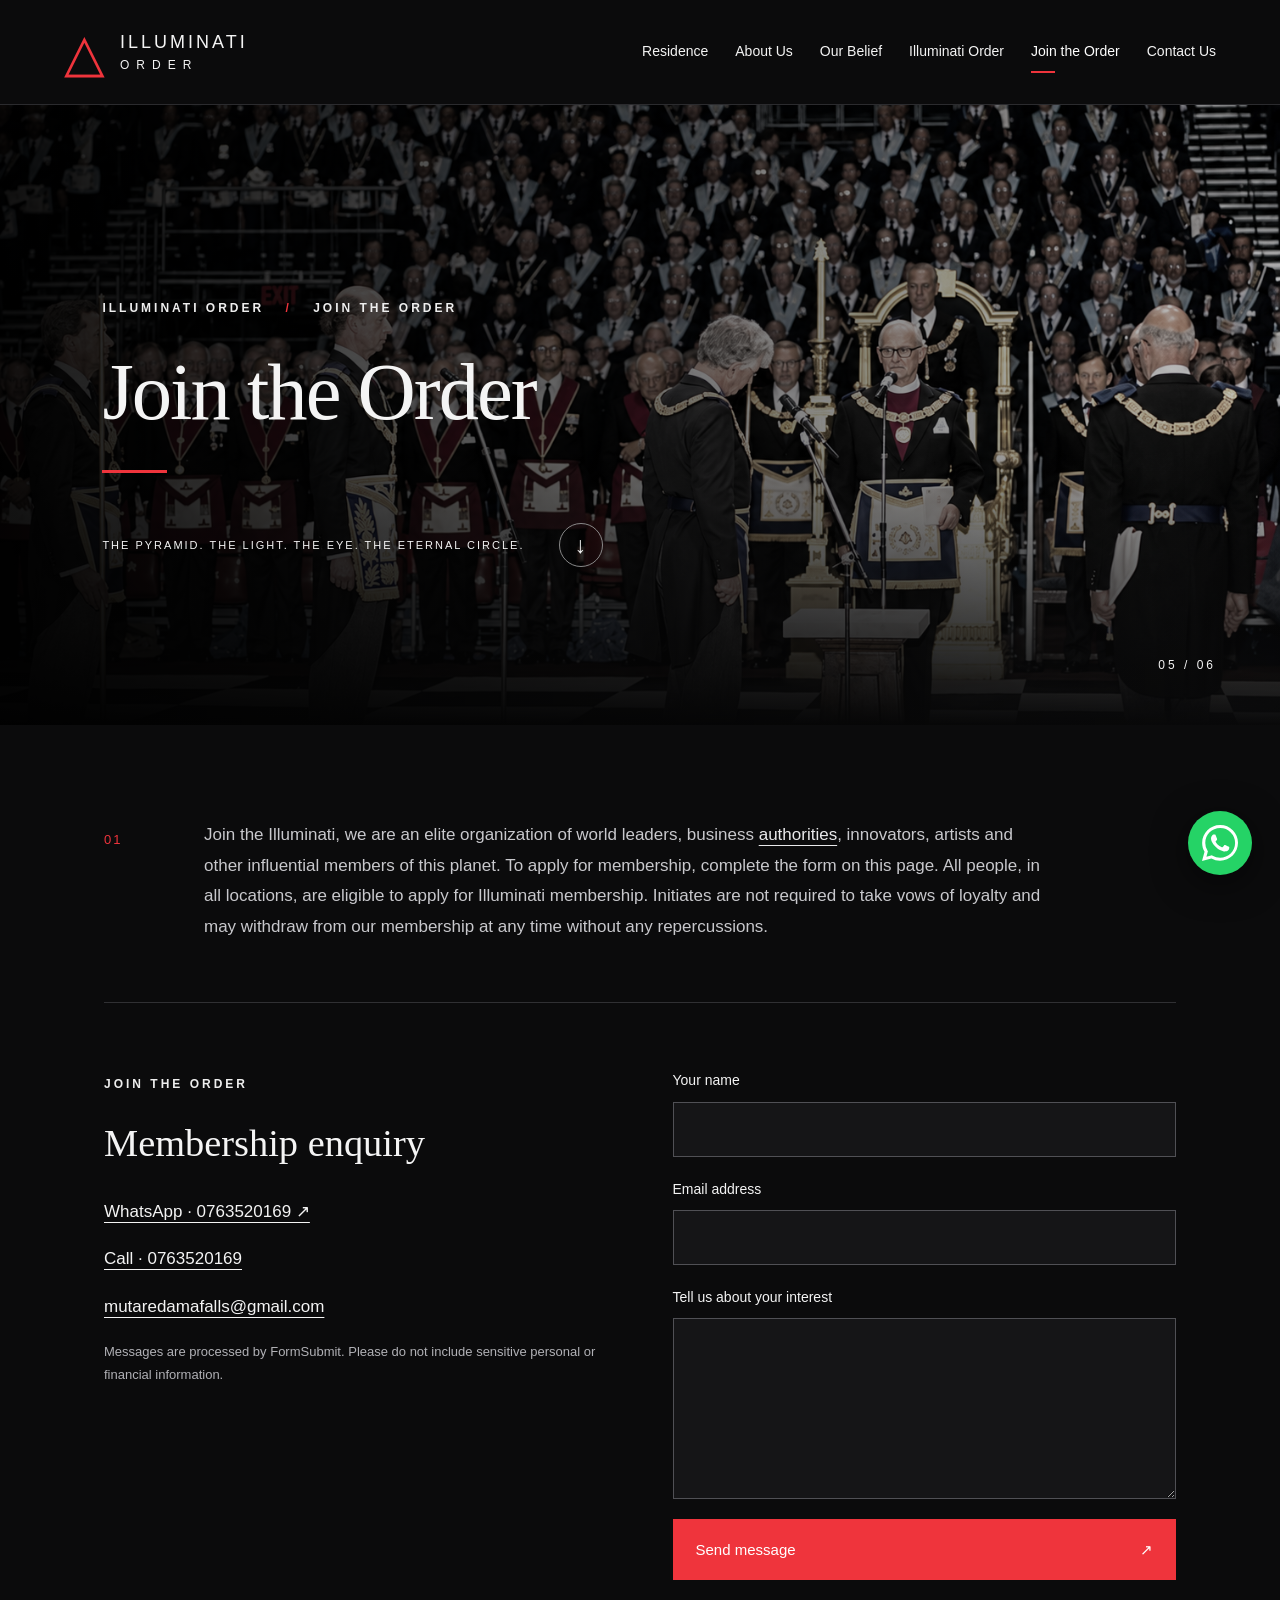
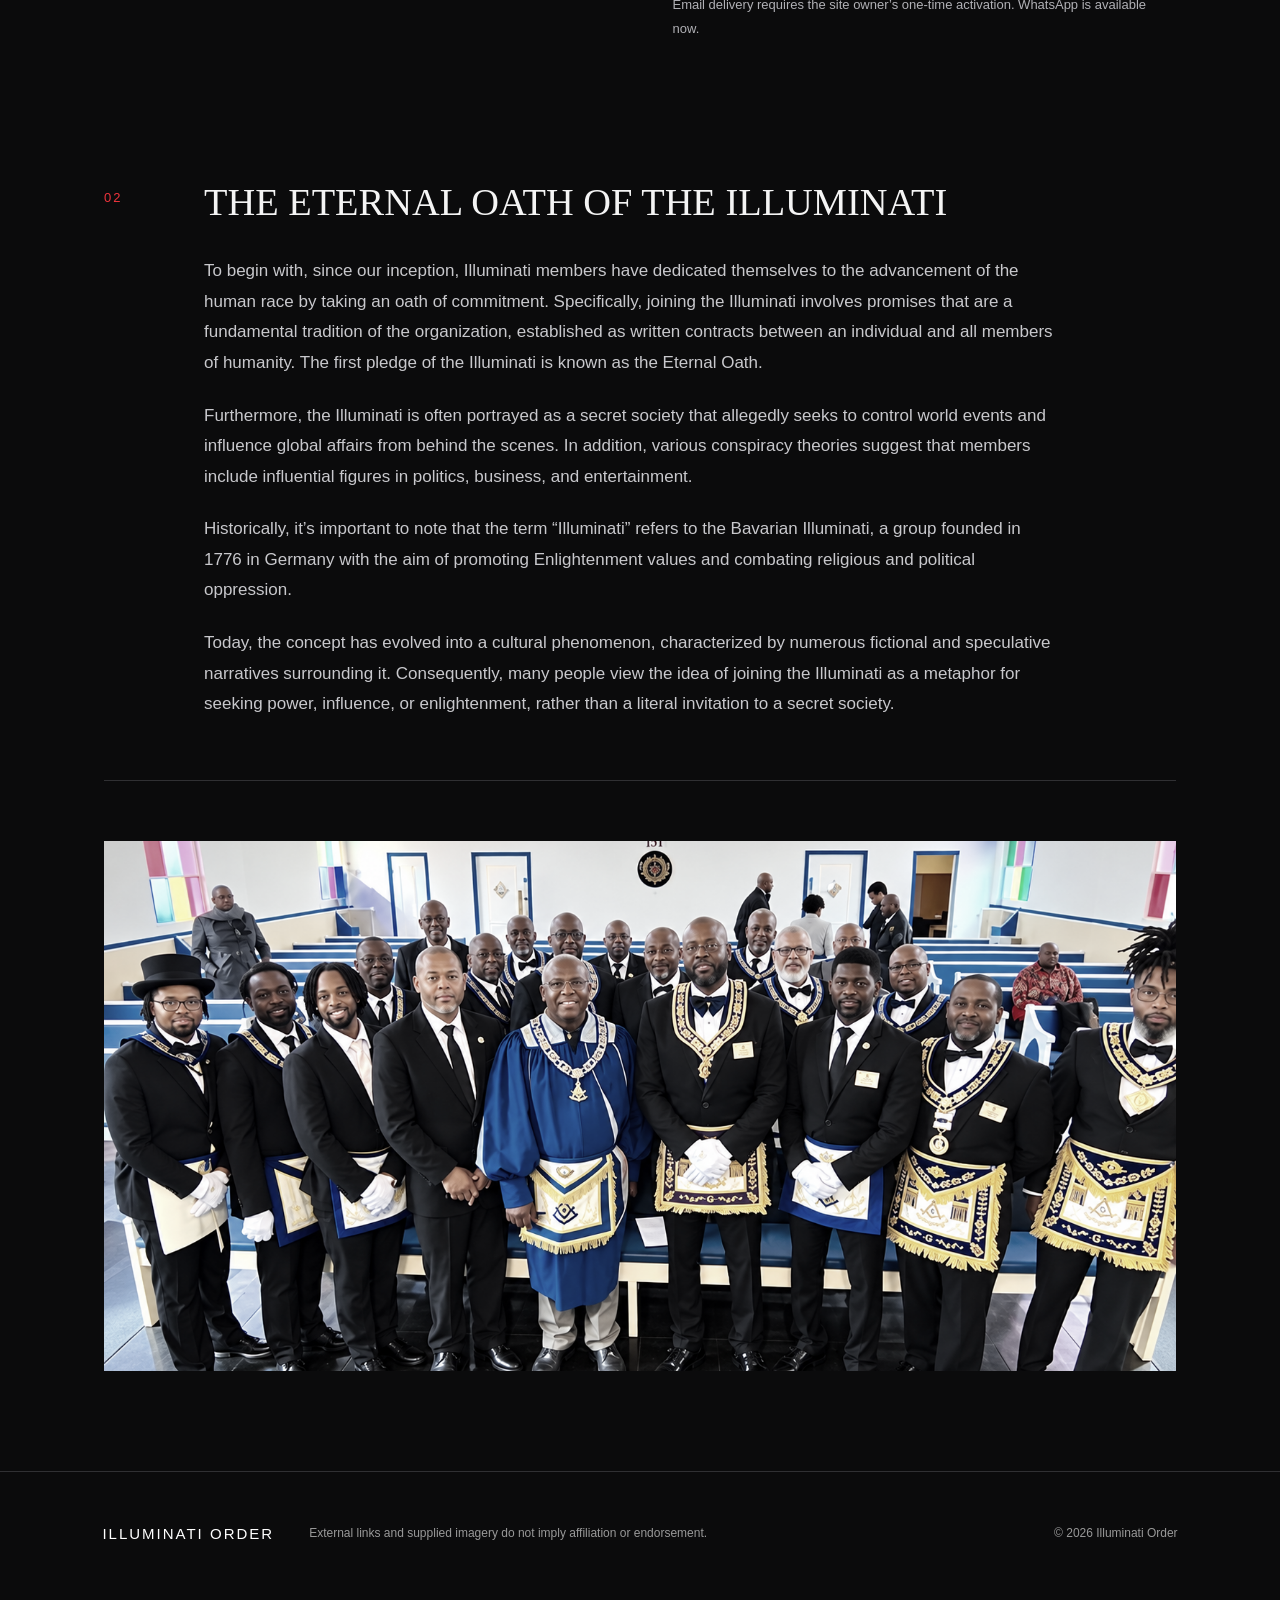
<file: join-the-order.html>
<!doctype html><html lang="en"><head><meta charset="utf-8"><meta name="viewport" content="width=device-width, initial-scale=1"><title>Join the Order | Illuminati Order</title><meta name="description" content="Illuminati Order — Join the Order."><link rel="icon" type="image/svg+xml" href="data:image/svg+xml,%3Csvg xmlns='http://www.w3.org/2000/svg' viewBox='0 0 32 32'%3E%3Crect width='32' height='32' fill='%23090909'/%3E%3Cpath d='M16 5L29 27H3Z' fill='none' stroke='%23e63138' stroke-width='2'/%3E%3Ccircle cx='16' cy='19' r='3' fill='white'/%3E%3C/svg%3E"><link rel="stylesheet" href="styles.css"><script defer src="app.js"></script></head><body><a class="skip" href="#main">Skip to content</a><header><a class="brand" href="index.html"><span class="brand-symbol" aria-hidden="true">△</span><span>ILLUMINATI<span class="brand-small">ORDER</span></span></a><nav aria-label="Main navigation"><a href="index.html" >Residence</a><a href="about-us.html" >About Us</a><a href="our-belief.html" >Our Belief</a><a href="illuminati-order.html" >Illuminati Order</a><a href="join-the-order.html" aria-current="page">Join the Order</a><a href="contact-us.html" >Contact Us</a></nav></header><main id="main"><section class="hero"><img src="assets/Illuminati%20initiation.png" alt="User-provided illustrative imagery"><div class="hero-shade"></div><div class="hero-copy"><span class="eyebrow">ILLUMINATI ORDER <span class="slash">/</span> JOIN THE ORDER</span><h1>Join the Order</h1><div class="hero-bottom"><span>THE PYRAMID. THE LIGHT. THE EYE. THE ETERNAL CIRCLE.</span><a href="#content" aria-label="Read page content">↓</a></div></div><span class="hero-index">05 / 06</span></section><div id="content" class="content"><section class="reading reveal"><span class="section-number">01</span><div><p>Join the Illuminati, we are an elite organization of world leaders, business <a href="https://www.bing.com/" target="_blank" rel="noopener noreferrer">authorities</a>, innovators, artists and other influential members of this planet. To apply for membership, complete the form on this page. All people, in all locations, are eligible to apply for Illuminati membership. Initiates are not required to take vows of loyalty and may withdraw from our membership at any time without any repercussions.</p></div></section><section class="contact-layout reveal"><div><span class="eyebrow">JOIN THE ORDER</span><h2>Membership enquiry</h2><p><a href="https://wa.me/256763520169">WhatsApp · 0763520169 ↗</a></p><p><a href="tel:+256763520169">Call · 0763520169</a></p><p><a href="mailto:mutaredamafalls@gmail.com">mutaredamafalls@gmail.com</a></p><p class="muted">Messages are processed by FormSubmit. Please do not include sensitive personal or financial information.</p></div><form action="https://formsubmit.co/mutaredamafalls@gmail.com" method="POST"><label>Your name<input name="name" autocomplete="name" required maxlength="100"></label><label>Email address<input name="email" type="email" autocomplete="email" required></label><label>Tell us about your interest<textarea name="message" rows="6" required maxlength="5000"></textarea></label><input type="hidden" name="_subject" value="Illuminati Order — membership enquiry"><input type="hidden" name="_template" value="table"><button type="submit">Send message <span>↗</span></button><p class="muted">Email delivery requires the site owner’s one-time activation. WhatsApp is available now.</p></form></section><section class="reading reveal"><span class="section-number">02</span><div><h2>THE ETERNAL OATH OF THE ILLUMINATI</h2><p>To begin with, since our inception, Illuminati members have dedicated themselves to the advancement of the human race by taking an oath of commitment. Specifically, joining the Illuminati involves promises that are a fundamental tradition of the organization, established as written contracts between an individual and all members of humanity. The first pledge of the Illuminati is known as the Eternal Oath.</p><p>Furthermore, the Illuminati is often portrayed as a secret society that allegedly seeks to control world events and influence global affairs from behind the scenes. In addition, various conspiracy theories suggest that members include influential figures in politics, business, and entertainment.</p><p>Historically, it’s important to note that the term “Illuminati” refers to the Bavarian Illuminati, a group founded in 1776 in Germany with the aim of promoting Enlightenment values and combating religious and political oppression.</p><p>Today, the concept has evolved into a cultural phenomenon, characterized by numerous fictional and speculative narratives surrounding it. Consequently, many people view the idea of joining the Illuminati as a metaphor for seeking power, influence, or enlightenment, rather than a literal invitation to a secret society.</p></div></section><figure class="wide-image reveal"><img src="assets/illuminati%20order.png" alt="User-provided illustrative imagery" loading="lazy"></figure></div></main><footer><a class="footer-title" href="index.html">ILLUMINATI ORDER</a><p>External links and supplied imagery do not imply affiliation or endorsement.</p><span>© 2026 Illuminati Order</span></footer><a class="whatsapp" href="https://wa.me/256763520169" target="_blank" rel="noopener noreferrer" aria-label="Chat on WhatsApp at 0763520169"><svg viewBox="0 0 24 24" aria-hidden="true" focusable="false"><path fill="currentColor" d="M20.52 3.48A11.87 11.87 0 0 0 12.05 0C5.47 0 .11 5.35.1 11.94c0 2.1.55 4.16 1.6 5.97L0 24l6.25-1.64a11.95 11.95 0 0 0 5.8 1.48h.01C18.64 23.84 24 18.49 24 11.9c0-3.19-1.24-6.18-3.48-8.42ZM12.06 21.8a9.9 9.9 0 0 1-5.04-1.38l-.36-.21-3.71.97.99-3.62-.24-.37a9.86 9.86 0 0 1-1.52-5.25c0-5.47 4.46-9.92 9.94-9.92a9.85 9.85 0 0 1 7.03 2.92 9.87 9.87 0 0 1 2.91 7.03c0 5.47-4.47 9.83-10 9.83Zm5.45-7.42c-.3-.15-1.77-.87-2.04-.97-.27-.1-.47-.15-.67.15-.2.3-.77.97-.94 1.17-.17.2-.35.22-.65.07-.3-.15-1.26-.46-2.4-1.48-.89-.79-1.48-1.77-1.65-2.07-.17-.3-.02-.46.13-.61.13-.13.3-.35.45-.52.15-.17.2-.3.3-.5.1-.2.05-.37-.03-.52-.07-.15-.67-1.62-.92-2.22-.24-.58-.49-.5-.67-.51h-.57c-.2 0-.52.07-.8.37-.27.3-1.04 1.02-1.04 2.49 0 1.47 1.07 2.89 1.22 3.08.15.2 2.11 3.22 5.12 4.52.71.31 1.27.49 1.7.63.72.23 1.38.2 1.9.12.58-.09 1.77-.72 2.02-1.42.25-.7.25-1.3.17-1.42-.07-.12-.27-.2-.57-.35Z"/></svg></a></body></html>
</file>
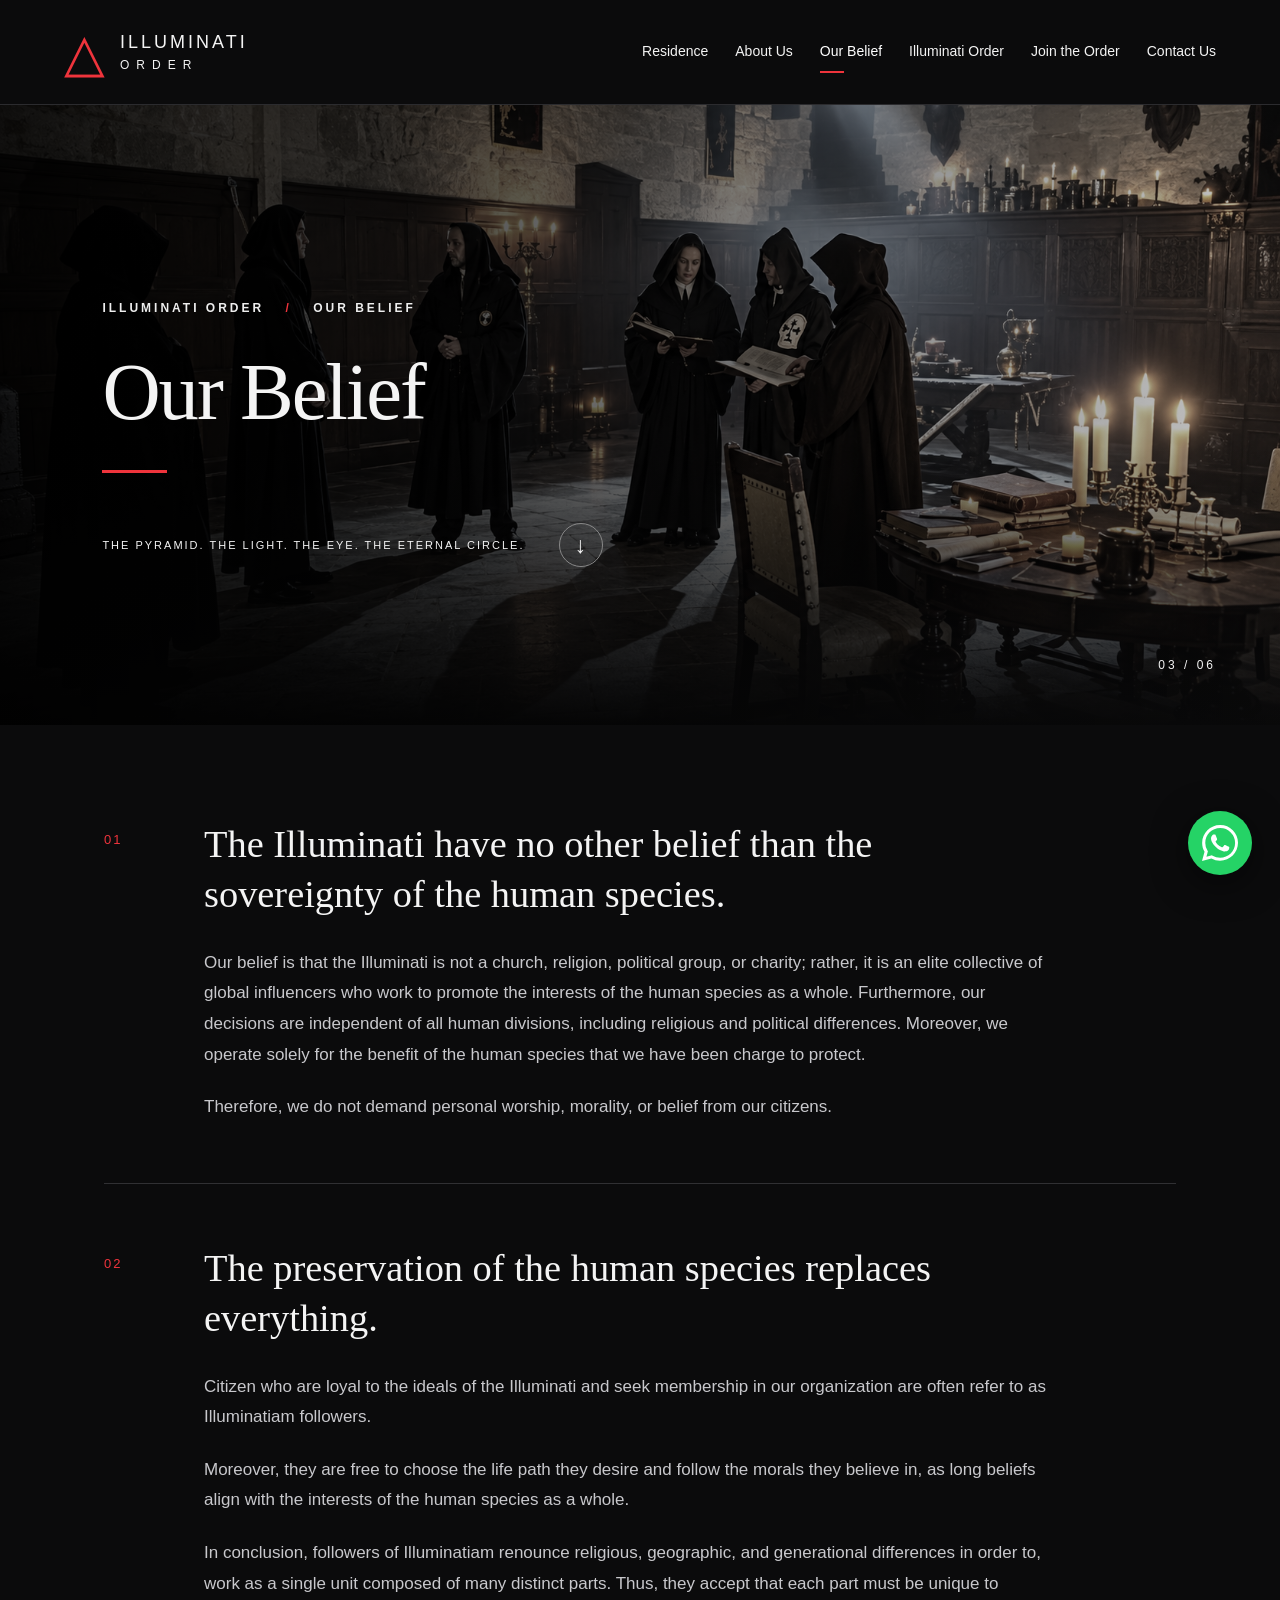
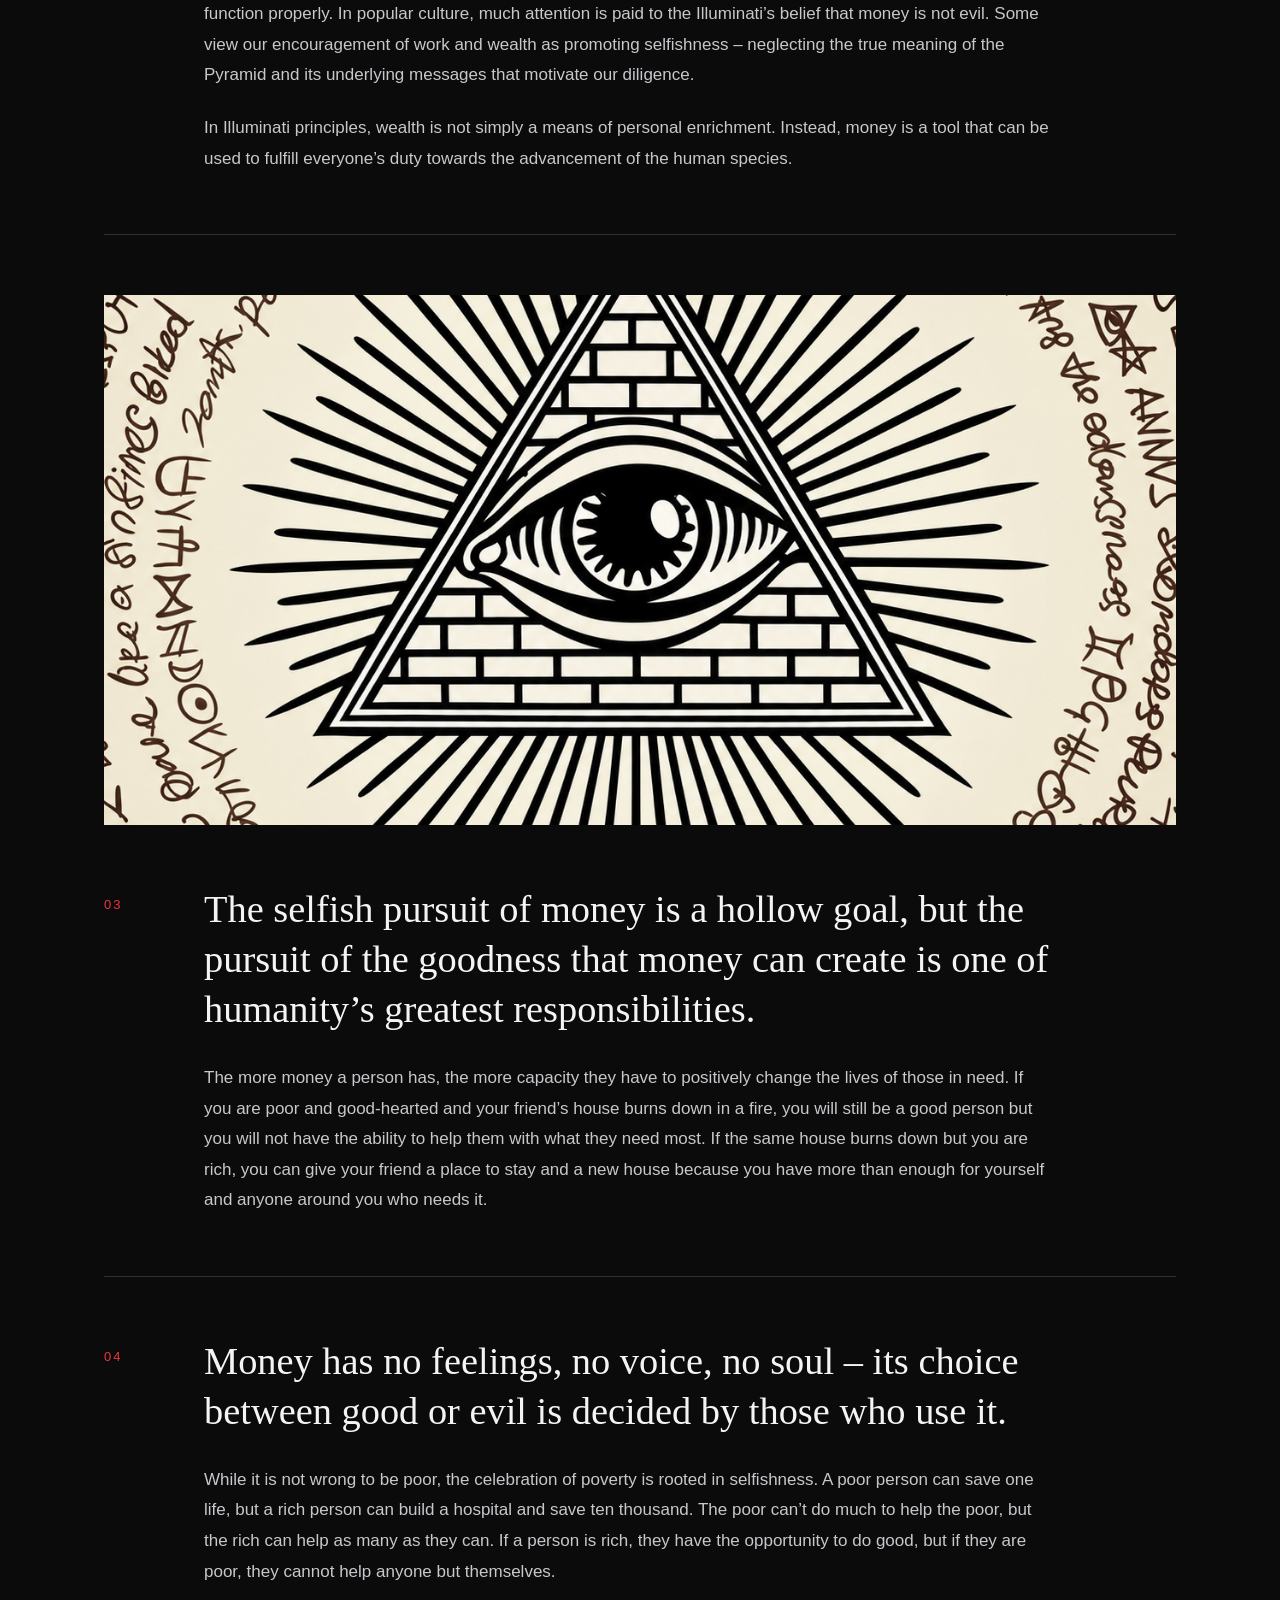
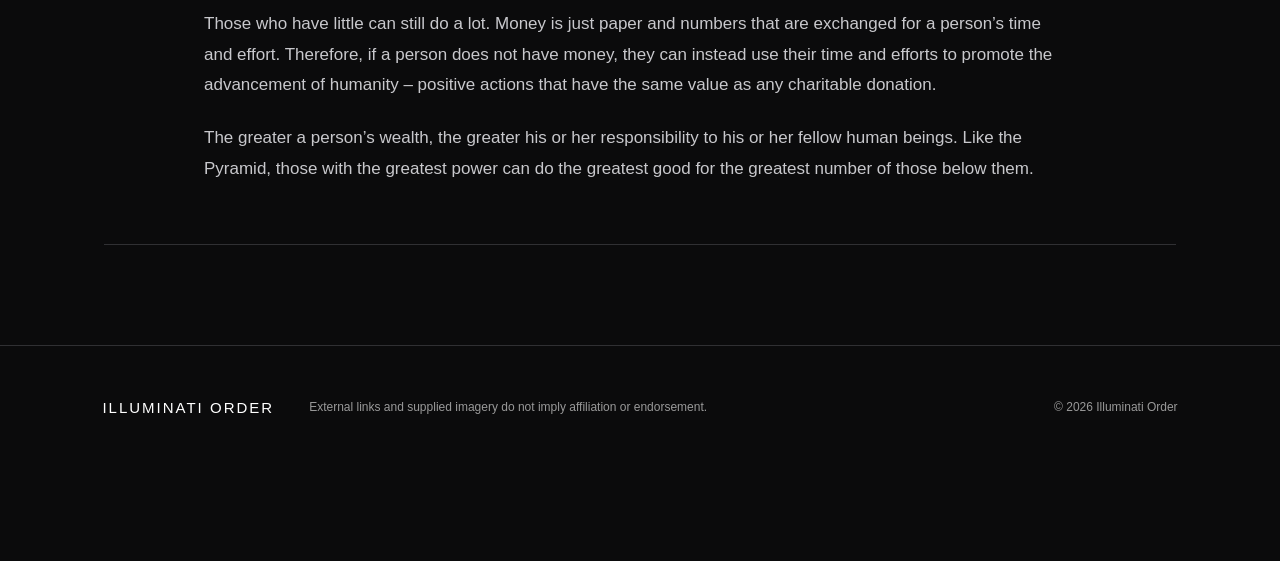
<file: our-belief.html>
<!doctype html><html lang="en"><head><meta charset="utf-8"><meta name="viewport" content="width=device-width, initial-scale=1"><title>Our Belief | Illuminati Order</title><meta name="description" content="Illuminati Order — Our Belief."><link rel="icon" type="image/svg+xml" href="data:image/svg+xml,%3Csvg xmlns='http://www.w3.org/2000/svg' viewBox='0 0 32 32'%3E%3Crect width='32' height='32' fill='%23090909'/%3E%3Cpath d='M16 5L29 27H3Z' fill='none' stroke='%23e63138' stroke-width='2'/%3E%3Ccircle cx='16' cy='19' r='3' fill='white'/%3E%3C/svg%3E"><link rel="stylesheet" href="styles.css"><script defer src="app.js"></script></head><body><a class="skip" href="#main">Skip to content</a><header><a class="brand" href="index.html"><span class="brand-symbol" aria-hidden="true">△</span><span>ILLUMINATI<span class="brand-small">ORDER</span></span></a><nav aria-label="Main navigation"><a href="index.html" >Residence</a><a href="about-us.html" >About Us</a><a href="our-belief.html" aria-current="page">Our Belief</a><a href="illuminati-order.html" >Illuminati Order</a><a href="join-the-order.html" >Join the Order</a><a href="contact-us.html" >Contact Us</a></nav></header><main id="main"><section class="hero"><img src="assets/illuminati.png" alt="User-provided illustrative imagery"><div class="hero-shade"></div><div class="hero-copy"><span class="eyebrow">ILLUMINATI ORDER <span class="slash">/</span> OUR BELIEF</span><h1>Our Belief</h1><div class="hero-bottom"><span>THE PYRAMID. THE LIGHT. THE EYE. THE ETERNAL CIRCLE.</span><a href="#content" aria-label="Read page content">↓</a></div></div><span class="hero-index">03 / 06</span></section><div id="content" class="content"><section class="reading reveal"><span class="section-number">01</span><div><h2>The Illuminati have no other belief than the sovereignty of the human species.</h2><p>Our belief is that the Illuminati is not a church, religion, political group, or charity; rather, it is an elite collective of global influencers who work to promote the interests of the human species as a whole. Furthermore, our decisions are independent of all human divisions, including religious and political differences. Moreover, we operate solely for the benefit of the human species that we have been charge to protect.</p><p>Therefore, we do not demand personal worship, morality, or belief from our citizens.</p></div></section><section class="reading reveal"><span class="section-number">02</span><div><h2>The preservation of the human species replaces everything.</h2><p>Citizen who are loyal to the ideals of the Illuminati and seek membership in our organization are often refer to as Illuminatiam followers.</p><p>Moreover, they are free to choose the life path they desire and follow the morals they believe in, as long   beliefs align with the interests of the human species as a whole.</p><p>In conclusion, followers of Illuminatiam renounce religious, geographic, and generational differences in order to, work as a single unit composed of many distinct parts. Thus, they accept that each part must be unique to function properly. In popular culture, much attention is paid to the Illuminati’s belief that money is not evil. Some view our encouragement of work and wealth as promoting selfishness – neglecting the true meaning of the Pyramid and its underlying messages that motivate our diligence.</p><p>In Illuminati principles, wealth is not simply a means of personal enrichment. Instead, money is a tool that can be used to fulfill everyone’s duty towards the advancement of the human species.</p></div></section><figure class="wide-image reveal"><img src="assets/pyramid%20eye.png" alt="User-provided illustrative imagery" loading="lazy"></figure><section class="reading reveal"><span class="section-number">03</span><div><h2>The selfish pursuit of money is a hollow goal, but the pursuit of the goodness that money can create is one of humanity’s greatest responsibilities.</h2><p>The more money a person has, the more capacity they have to positively change the lives of those in need. If you are poor and good-hearted and your friend’s house burns down in a fire, you will still be a good person but you will not have the ability to help them with what they need most. If the same house burns down but you are rich, you can give your friend a place to stay and a new house because you have more than enough for yourself and anyone around you who needs it.</p></div></section><section class="reading reveal"><span class="section-number">04</span><div><h2>Money has no feelings, no voice, no soul – its choice between good or evil is decided by those who use it.</h2><p>While it is not wrong to be poor, the celebration of poverty is rooted in selfishness. A poor person can save one life, but a rich person can build a hospital and save ten thousand. The poor can’t do much to help the poor, but the rich can help as many as they can. If a person is rich, they have the opportunity to do good, but if they are poor, they cannot help anyone but themselves.</p><p>Those who have little can still do a lot. Money is just paper and numbers that are exchanged for a person’s time and effort. Therefore, if a person does not have money, they can instead use their time and efforts to promote the advancement of humanity – positive actions that have the same value as any charitable donation.</p><p>The greater a person’s wealth, the greater his or her responsibility to his or her fellow human beings. Like the Pyramid, those with the greatest power can do the greatest good for the greatest number of those below them.</p></div></section></div></main><footer><a class="footer-title" href="index.html">ILLUMINATI ORDER</a><p>External links and supplied imagery do not imply affiliation or endorsement.</p><span>© 2026 Illuminati Order</span></footer><a class="whatsapp" href="https://wa.me/256763520169" target="_blank" rel="noopener noreferrer" aria-label="Chat on WhatsApp at 0763520169"><svg viewBox="0 0 24 24" aria-hidden="true" focusable="false"><path fill="currentColor" d="M20.52 3.48A11.87 11.87 0 0 0 12.05 0C5.47 0 .11 5.35.1 11.94c0 2.1.55 4.16 1.6 5.97L0 24l6.25-1.64a11.95 11.95 0 0 0 5.8 1.48h.01C18.64 23.84 24 18.49 24 11.9c0-3.19-1.24-6.18-3.48-8.42ZM12.06 21.8a9.9 9.9 0 0 1-5.04-1.38l-.36-.21-3.71.97.99-3.62-.24-.37a9.86 9.86 0 0 1-1.52-5.25c0-5.47 4.46-9.92 9.94-9.92a9.85 9.85 0 0 1 7.03 2.92 9.87 9.87 0 0 1 2.91 7.03c0 5.47-4.47 9.83-10 9.83Zm5.45-7.42c-.3-.15-1.77-.87-2.04-.97-.27-.1-.47-.15-.67.15-.2.3-.77.97-.94 1.17-.17.2-.35.22-.65.07-.3-.15-1.26-.46-2.4-1.48-.89-.79-1.48-1.77-1.65-2.07-.17-.3-.02-.46.13-.61.13-.13.3-.35.45-.52.15-.17.2-.3.3-.5.1-.2.05-.37-.03-.52-.07-.15-.67-1.62-.92-2.22-.24-.58-.49-.5-.67-.51h-.57c-.2 0-.52.07-.8.37-.27.3-1.04 1.02-1.04 2.49 0 1.47 1.07 2.89 1.22 3.08.15.2 2.11 3.22 5.12 4.52.71.31 1.27.49 1.7.63.72.23 1.38.2 1.9.12.58-.09 1.77-.72 2.02-1.42.25-.7.25-1.3.17-1.42-.07-.12-.27-.2-.57-.35Z"/></svg></a></body></html>
</file>
<file: styles.css>
:root{color-scheme:dark;--red:#ef343c;--bg:#0b0b0c;--muted:#b1b1b6}*{box-sizing:border-box}html{scroll-behavior:smooth;scroll-padding-top:30px}body{margin:0;background:var(--bg);color:#f4f4f4;font-family:Arial,Helvetica,sans-serif;font-size:17px;line-height:1.8}a{color:inherit;text-underline-offset:5px}a:hover{color:var(--red)}header{min-height:105px;padding:22px 5%;display:flex;align-items:center;justify-content:space-between;gap:30px;border-bottom:1px solid #2b2b2e}.brand{display:flex;align-items:center;gap:12px;text-decoration:none;font-size:18px;letter-spacing:3px;line-height:1.25}.brand-symbol{font-size:53px;color:var(--red);line-height:1}.brand-small{display:block;font-size:12px;letter-spacing:7px;margin-top:5px}nav{display:flex;gap:27px;flex-wrap:wrap}nav a{font-size:14px;text-decoration:none;white-space:nowrap;padding:8px 0;position:relative}nav a[aria-current]{color:white}nav a[aria-current]:after{content:'';position:absolute;bottom:0;left:0;width:24px;height:2px;background:var(--red)}.hero{height:620px;min-height:480px;position:relative;overflow:hidden;background:#151515}.hero>img{width:100%;height:100%;object-fit:cover;object-position:center 44%;filter:saturate(.35)}.hero-shade{position:absolute;inset:0;background:linear-gradient(90deg,rgba(0,0,0,.9),rgba(0,0,0,.22)),linear-gradient(0deg,#0b0b0c,transparent 45%)}.hero-copy{position:absolute;inset:0;padding:85px 8% 50px;display:flex;flex-direction:column;justify-content:center}.eyebrow{font-size:12px;letter-spacing:3px;font-weight:700;color:#eee}.slash{color:var(--red);margin:0 15px}h1{font-family:Georgia,'Times New Roman',serif;font-weight:400;font-size:clamp(48px,6.3vw,92px);line-height:1.07;letter-spacing:-2px;max-width:790px;margin:30px 0 50px}h1:after{content:'';display:block;width:65px;height:3px;background:var(--red);margin-top:35px}.hero-bottom{display:flex;gap:35px;align-items:center;max-width:730px;font-size:11px;letter-spacing:2px}.hero-bottom a{border:1px solid #888;border-radius:50%;height:44px;width:44px;display:grid;place-items:center;text-decoration:none;font-size:23px;flex-shrink:0}.hero-index{position:absolute;right:5%;bottom:48px;font-size:12px;letter-spacing:3px}.independent{padding:22px 8%;border-bottom:1px solid #28282a;display:flex;gap:30px;align-items:center;font-size:11px;letter-spacing:1.6px;color:var(--red)}.independent span{max-width:900px;font-size:12px;line-height:1.6;letter-spacing:0;color:var(--muted)}.content{max-width:1200px;margin:auto;padding:35px 5% 100px}.reading{display:grid;grid-template-columns:75px 1fr;gap:25px;padding:60px 0;border-bottom:1px solid #303033}.section-number{font-size:13px;color:var(--red);letter-spacing:2px;padding-top:8px}.reading>div{max-width:850px}h2{font-family:Georgia,serif;font-size:clamp(27px,3vw,40px);font-weight:400;line-height:1.3;margin:0 0 28px}.reading p{color:#c8c8cc;margin:0 0 22px}.reading p:last-child{margin-bottom:0}.reading p a{color:#e9e9eb}.subheading{display:block;color:var(--red);font-size:14px;letter-spacing:2px;margin-bottom:26px}.wide-image{margin:60px 0 0}.wide-image img{width:100%;max-height:530px;object-fit:cover;display:block;filter:saturate(.45)}figcaption{font-size:12px;color:#999;margin-top:10px}.contact-layout{display:grid;grid-template-columns:1fr 1fr;gap:65px;padding:65px 0}.contact-layout h2{margin-top:20px}.contact-layout a{overflow-wrap:anywhere}label{display:block;font-size:14px;margin-bottom:20px}input,textarea{display:block;width:100%;margin-top:8px;padding:14px;background:#151517;border:1px solid #505055;color:white;font:inherit;border-radius:0}textarea{resize:vertical}button{background:var(--red);color:white;border:0;padding:17px 23px;font:inherit;font-size:15px;cursor:pointer;width:100%;display:flex;justify-content:space-between}button:hover{background:#c9242b}.muted{font-size:13px;color:var(--muted)}footer{padding:48px 8% 140px;border-top:1px solid #303033;display:flex;flex-wrap:wrap;gap:20px 35px;align-items:center;font-size:12px;color:#999}footer p{margin:0;flex:1}.footer-title{font-size:15px;letter-spacing:2px;color:white;text-decoration:none}.whatsapp{position:fixed;right:28px;bottom:25px;z-index:10;display:flex;align-items:center;gap:18px;background:#dc2730;padding:13px 20px;box-shadow:0 8px 35px #0008;text-decoration:none;font-size:14px;line-height:1.5;animation:shake 6s ease-in-out infinite}.whatsapp:hover{color:white;background:#b51f26;animation-play-state:paused}.whatsapp small{display:block;font-size:12px;letter-spacing:1px}.chat-icon{font-size:24px}.skip{position:fixed;top:-100px;z-index:100;background:white;color:black;padding:10px}.skip:focus{top:0}:focus-visible{outline:3px solid white;outline-offset:5px}.reveal.ready{opacity:0;transform:translateY(25px);transition:opacity .7s,transform .7s}.reveal.ready.visible{opacity:1;transform:none}@keyframes shake{0%,85%,100%{transform:translateX(0)}88%,94%{transform:translateX(-4px) rotate(-1deg)}91%,97%{transform:translateX(4px) rotate(1deg)}}@media(max-width:1050px){header{align-items:flex-start;flex-direction:column;gap:18px}nav{gap:15px 25px}.hero{height:560px}.contact-layout{gap:35px}}@media(max-width:600px){header{padding:22px 6%}nav{gap:10px 20px}nav a{font-size:13px}.hero{height:520px}.hero-copy{padding:50px 7%}.hero-bottom{font-size:10px;gap:15px;max-width:95%}.hero-index{display:none}.eyebrow{font-size:10px;letter-spacing:1.5px}h1{letter-spacing:-1px}.independent{display:block;padding:20px 7%}.independent span{display:block;margin-top:8px}.content{padding:10px 7% 65px}.reading{grid-template-columns:30px 1fr;gap:15px;padding:40px 0}.section-number{font-size:11px}.contact-layout{grid-template-columns:1fr}.whatsapp{right:16px;bottom:16px;padding:10px 16px}footer{display:block}footer p{margin:20px 0}.wide-image img{min-height:280px}.reading p{font-size:16px}}@media(prefers-reduced-motion:reduce){html{scroll-behavior:auto}.whatsapp{animation:none}.reveal.ready{opacity:1;transform:none;transition:none}}

/* Compact contact icon and Residence emblem */
.brand-eye{width:62px;height:62px;object-fit:cover;border-radius:50%;border:1px solid #4e3535}.whatsapp{width:64px;height:64px;display:grid;place-items:center;padding:14px;border-radius:50%;background:#25d366;color:#fff;animation:whatsapp-dance 3.5s ease-in-out infinite}.whatsapp svg{width:36px;height:36px}.whatsapp:hover{background:#128c7e;color:white}.whatsapp:focus-visible{outline:3px solid white;outline-offset:5px}@keyframes whatsapp-dance{0%,65%,100%{transform:translateY(0) rotate(0)}72%{transform:translateY(-9px) rotate(-12deg)}79%{transform:translateY(0) rotate(10deg)}86%{transform:translateY(-6px) rotate(-8deg)}93%{transform:translateY(0) rotate(5deg)}}@media(prefers-reduced-motion:reduce){.whatsapp{animation:none}}
</file>
